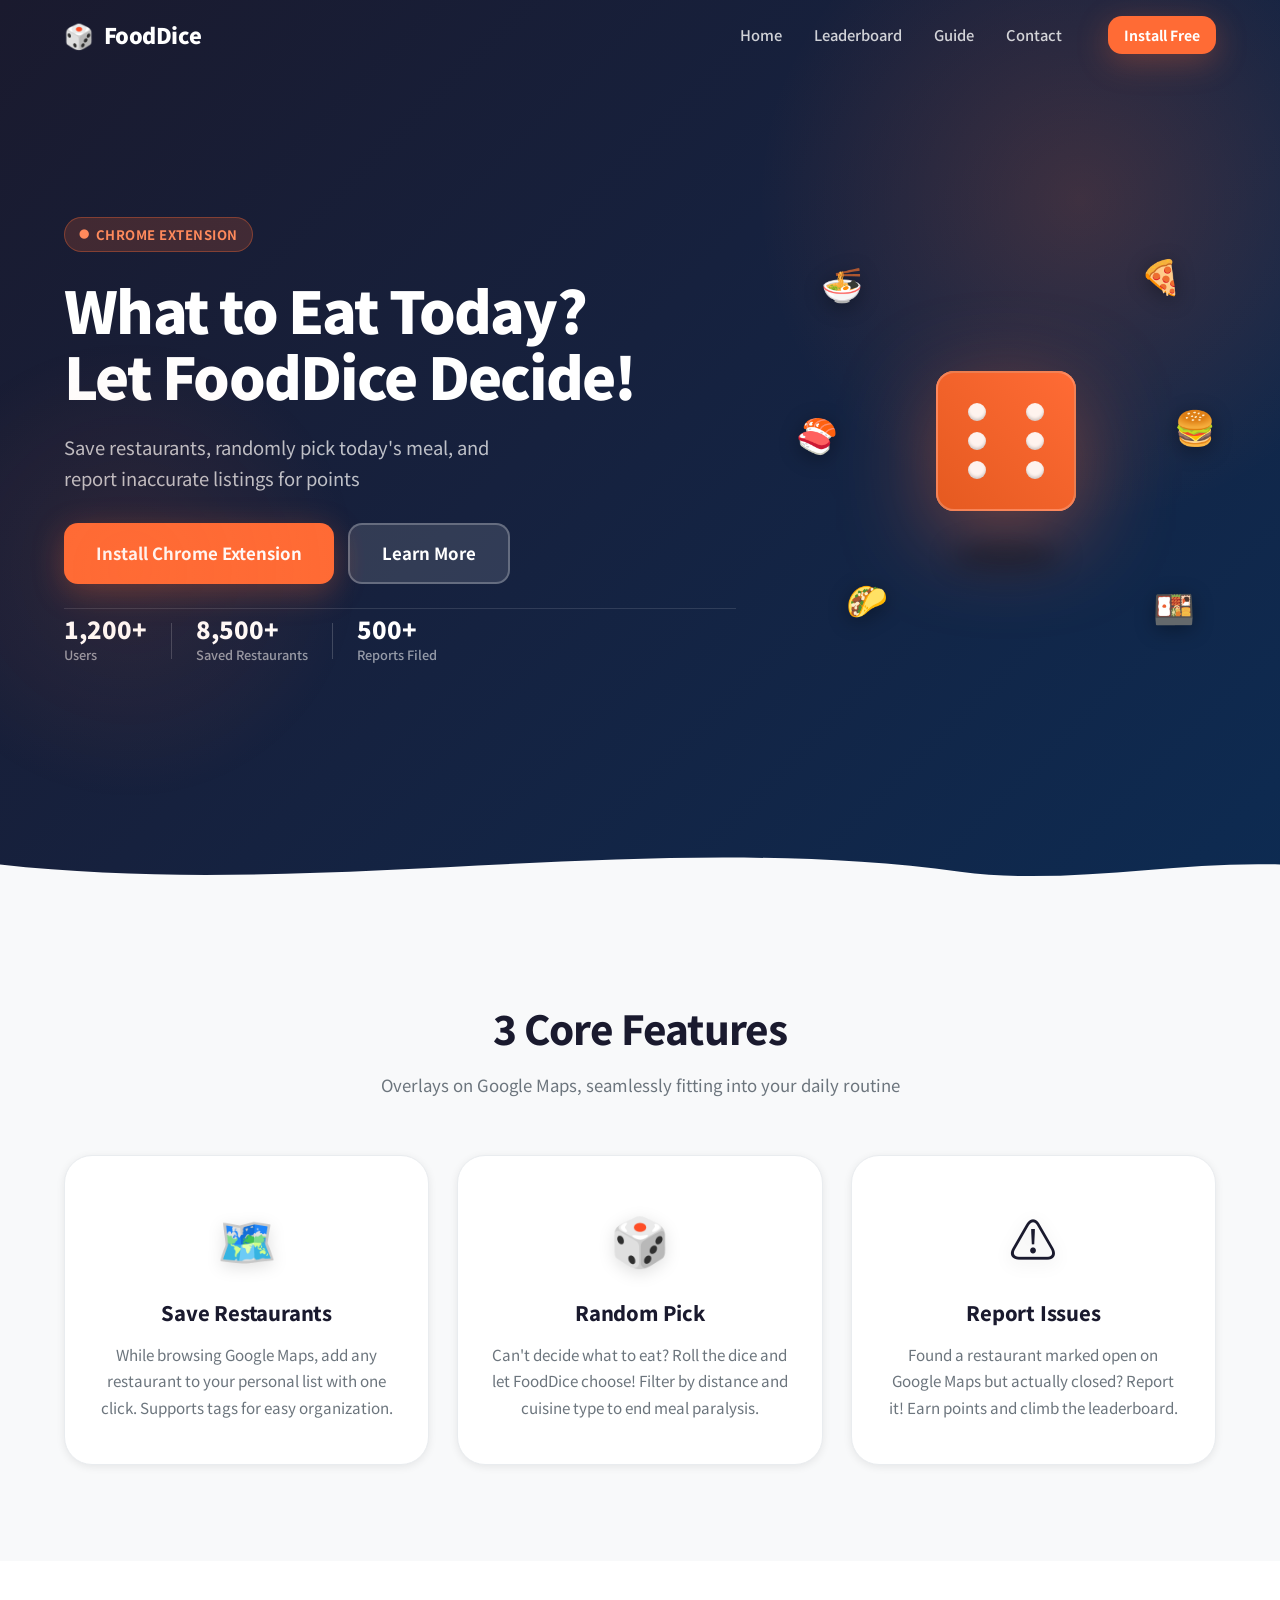
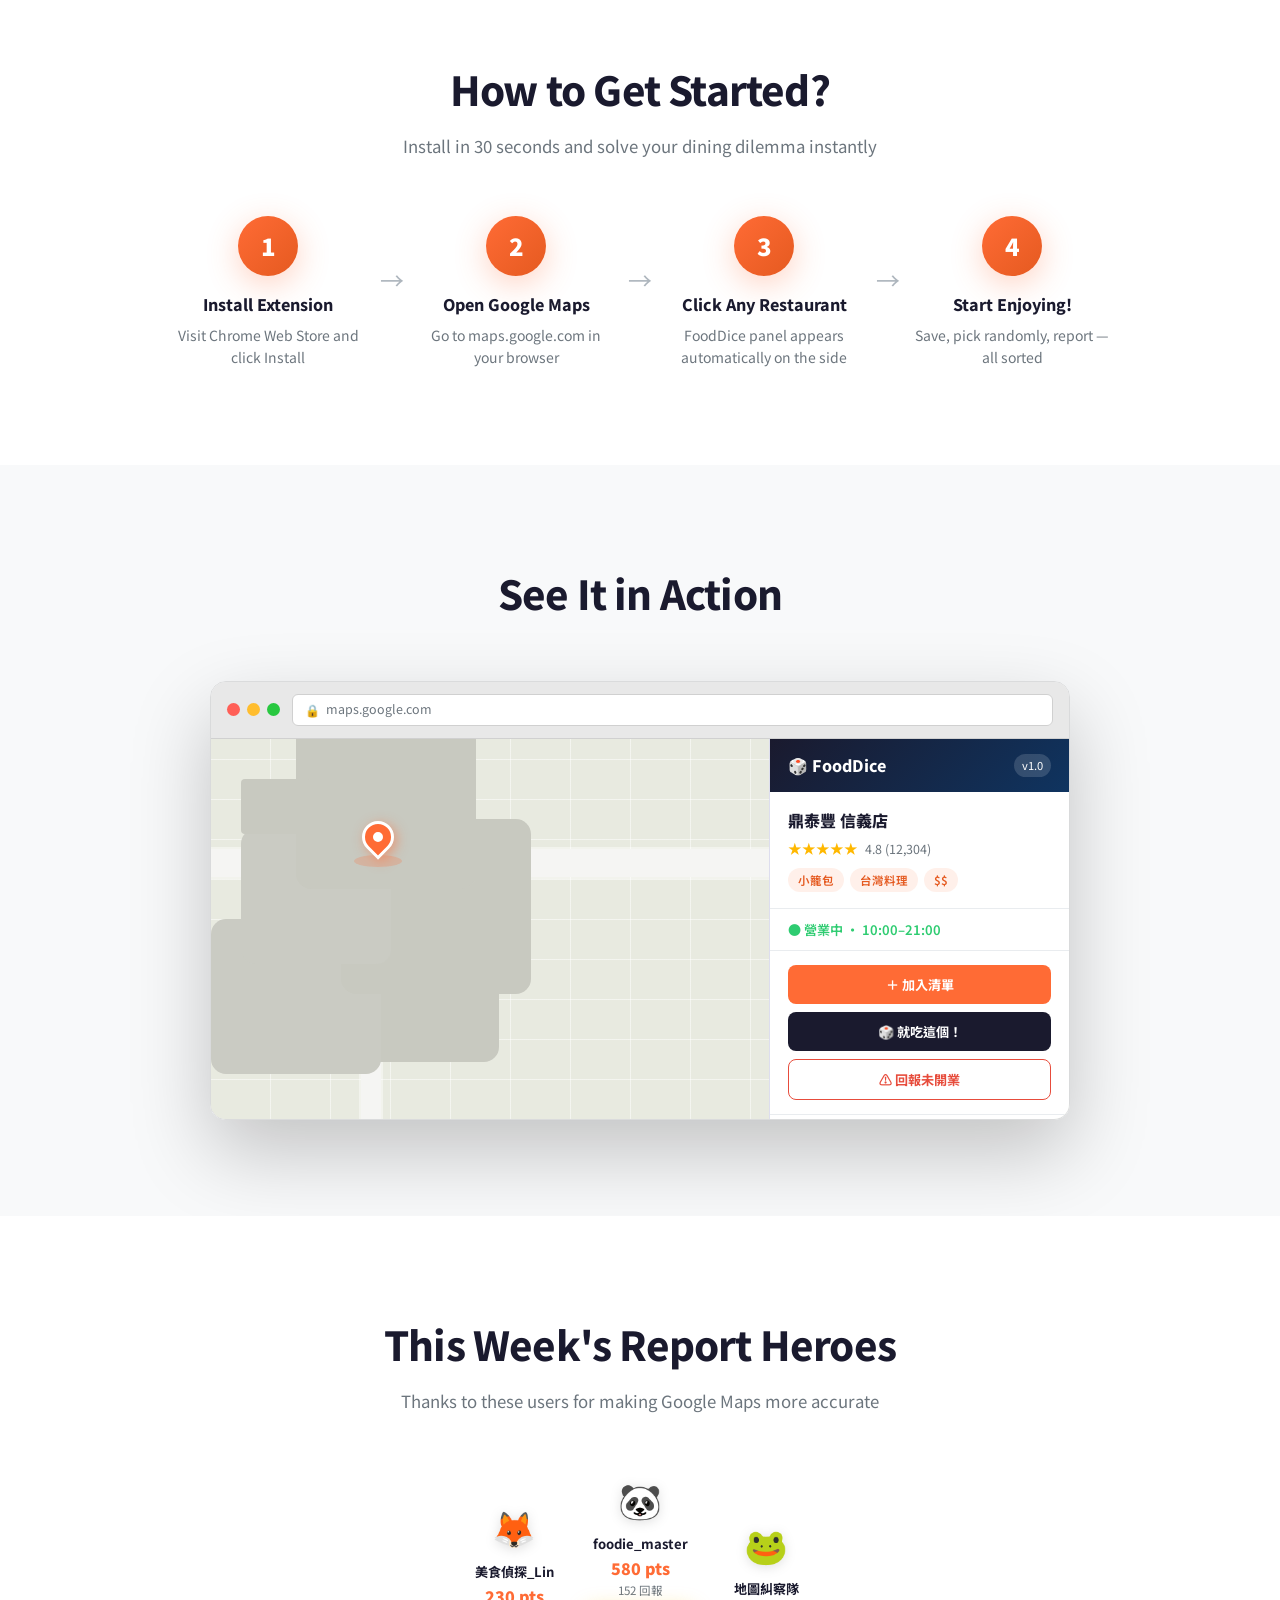
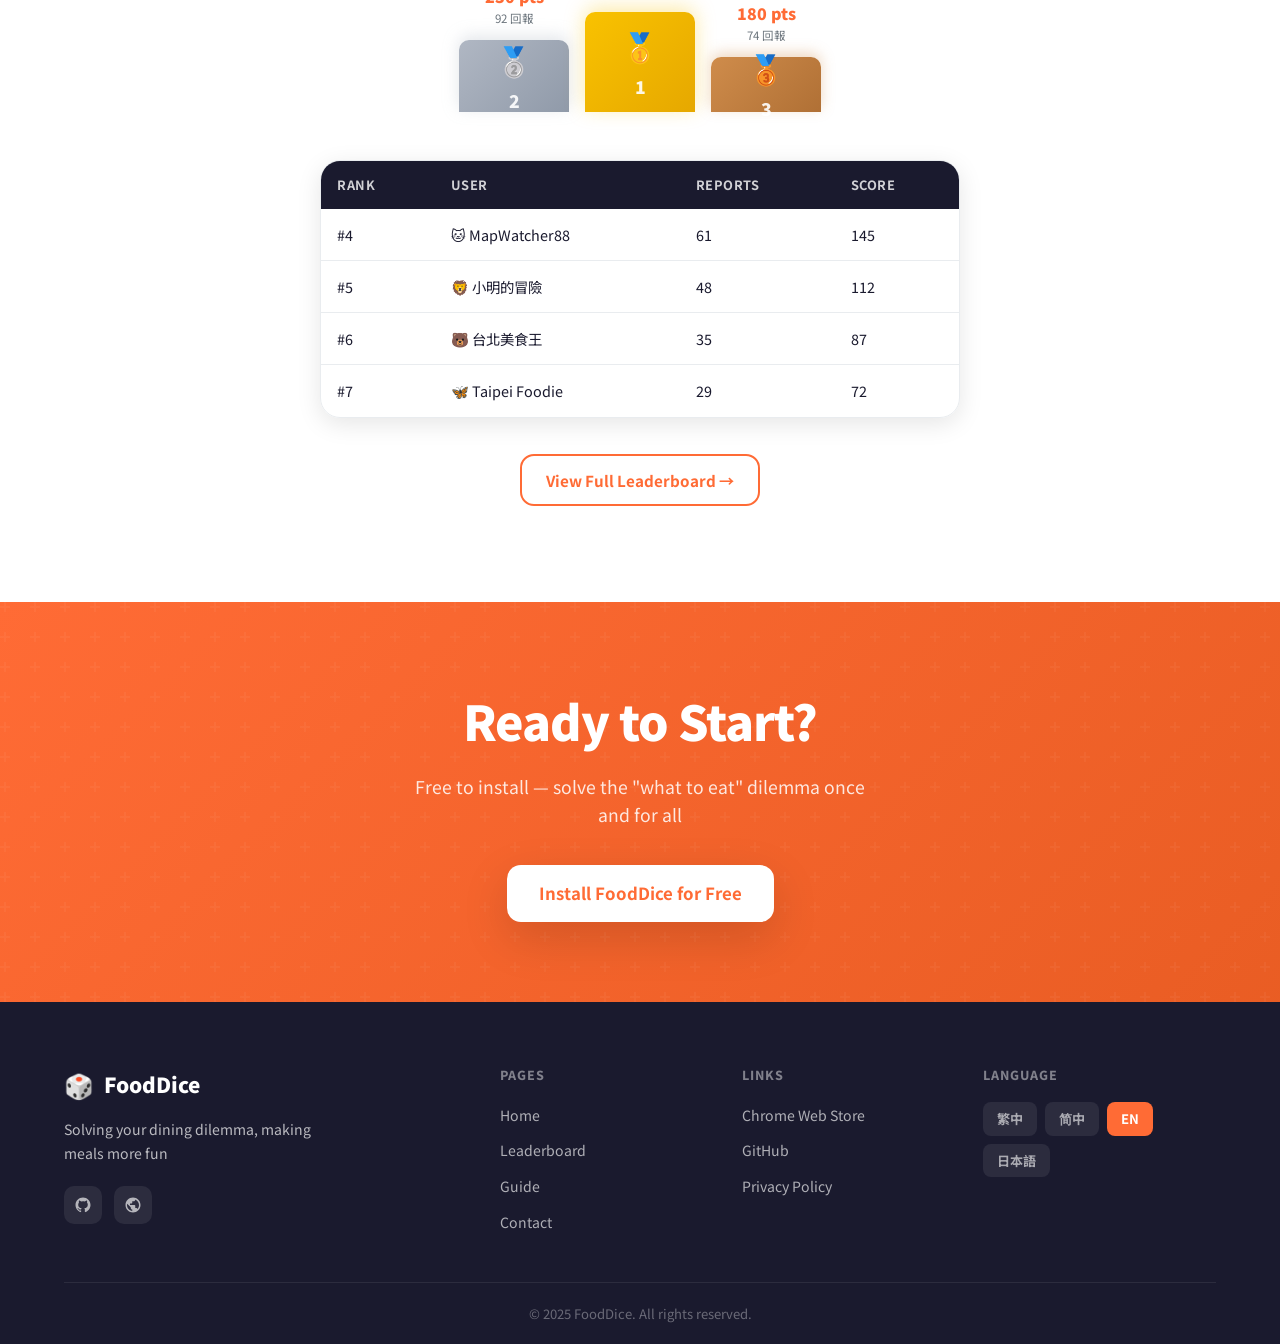
<file: index.html>
<!DOCTYPE html>
<html lang="en">
<head>
  <meta charset="UTF-8">
  <meta name="viewport" content="width=device-width, initial-scale=1.0">
  <title>FoodDice — 今天吃什麼？讓 FoodDice 決定！</title>
  <meta name="description" content="FoodDice 是一個 Chrome Extension，疊加在 Google Maps 上，幫助你收藏餐廳、隨機決定今天吃什麼，並回報異常店家換取積分。">
  <meta name="theme-color" content="#FF6B35">

  <!-- Open Graph -->
  <meta property="og:title"       content="FoodDice — 解決你的選擇困難">
  <meta property="og:description" content="收藏喜愛餐廳、隨機抽選今日美食、回報異常店家換取積分。">
  <meta property="og:type"        content="website">
  <meta property="og:image"       content="assets/og-cover.png">

  <!-- Google Fonts — Noto Sans TC (supports zh-TW/zh-CN/ja/en) -->
  <link rel="preconnect" href="https://fonts.googleapis.com">
  <link rel="preconnect" href="https://fonts.gstatic.com" crossorigin>
  <link href="https://fonts.googleapis.com/css2?family=Noto+Sans+TC:wght@300;400;500;700;900&family=Noto+Sans+JP:wght@400;700;900&display=swap" rel="stylesheet">

  <!-- Styles -->
  <link rel="stylesheet" href="css/main.css">
  <link rel="stylesheet" href="css/animations.css">
</head>
<body>

  <!-- ╔══════════════════════════════╗ -->
  <!-- ║           NAVBAR             ║ -->
  <!-- ╚══════════════════════════════╝ -->
  <nav class="navbar" id="navbar" aria-label="Main navigation">
    <div class="nav-container">

      <!-- Logo -->
      <a href="index.html" class="nav-logo" aria-label="FoodDice Home">
        <span class="logo-dice" aria-hidden="true">🎲</span>
        <span>FoodDice</span>
      </a>

      <!-- Nav links -->
      <ul id="nav-links" role="menubar">
        <li role="none"><a href="index.html"       role="menuitem" data-i18n="nav.home">首頁</a></li>
        <li role="none"><a href="leaderboard.html" role="menuitem" data-i18n="nav.leaderboard">排行榜</a></li>
        <li role="none"><a href="guide.html"       role="menuitem" data-i18n="nav.guide">使用教學</a></li>
        <li role="none"><a href="contact.html"     role="menuitem" data-i18n="nav.contact">聯絡我們</a></li>
      </ul>

      <div class="nav-right">
        <a href="#" class="btn btn-primary btn-sm" data-i18n="nav.install">免費安裝</a>
        <button class="hamburger" id="hamburger" aria-label="Open menu" aria-expanded="false" aria-controls="nav-links">
          <span></span><span></span><span></span>
        </button>
      </div>

    </div>
  </nav>


  <!-- ╔══════════════════════════════╗ -->
  <!-- ║             HERO             ║ -->
  <!-- ╚══════════════════════════════╝ -->
  <section class="hero" aria-label="Hero">
    <div class="hero-inner">
      <div class="container">
        <div class="hero-content">

          <!-- Left: Text -->
          <div class="hero-text">
            <span class="hero-badge" data-i18n="hero.badge">Chrome 擴充功能</span>

            <h1 class="hero-title" data-i18n-html="hero.title">
              今天吃什麼？<br>讓 FoodDice 決定！
            </h1>

            <p class="hero-subtitle" data-i18n="hero.subtitle">
              收藏喜愛餐廳、隨機抽選今日美食、回報異常店家換取積分
            </p>

            <div class="hero-cta">
              <a href="#" class="btn btn-primary btn-lg" data-i18n="hero.cta">
                <svg width="18" height="18" viewBox="0 0 24 24" fill="none" stroke="currentColor" stroke-width="2" stroke-linecap="round" stroke-linejoin="round" aria-hidden="true">
                  <path d="M12 5l7 7-7 7M5 12h14"/>
                </svg>
                安裝 Chrome Extension
              </a>
              <a href="guide.html" class="btn btn-ghost btn-lg" data-i18n="hero.learn">了解更多</a>
            </div>

            <div class="hero-stats">
              <div class="stat">
                <span class="stat-num">1,200+</span>
                <span class="stat-label" data-i18n="hero.stat.users">用戶</span>
              </div>
              <div class="stat-sep" aria-hidden="true"></div>
              <div class="stat">
                <span class="stat-num">8,500+</span>
                <span class="stat-label" data-i18n="hero.stat.restaurants">收藏餐廳</span>
              </div>
              <div class="stat-sep" aria-hidden="true"></div>
              <div class="stat">
                <span class="stat-num">500+</span>
                <span class="stat-label" data-i18n="hero.stat.reports">異常回報</span>
              </div>
            </div>
          </div>

          <!-- Right: 3D Dice Visual -->
          <div class="hero-visual" aria-hidden="true">
            <!-- Floating food emojis -->
            <div class="food-floats">
              <span class="ff ff-1">🍜</span>
              <span class="ff ff-2">🍕</span>
              <span class="ff ff-3">🍣</span>
              <span class="ff ff-4">🍔</span>
              <span class="ff ff-5">🌮</span>
              <span class="ff ff-6">🍱</span>
            </div>

            <!-- CSS 3D Dice -->
            <div class="dice-scene">
              <div class="dice-container">
                <div class="dice">

                  <!-- Face 1 — front -->
                  <div class="face front">
                    <div class="dots d1"><span></span></div>
                  </div>

                  <!-- Face 6 — back -->
                  <div class="face back">
                    <div class="dots d6">
                      <span></span><span></span><span></span>
                      <span></span><span></span><span></span>
                    </div>
                  </div>

                  <!-- Face 3 — right -->
                  <div class="face right">
                    <div class="dots d3"><span></span><span></span><span></span></div>
                  </div>

                  <!-- Face 4 — left -->
                  <div class="face left">
                    <div class="dots d4"><span></span><span></span><span></span><span></span></div>
                  </div>

                  <!-- Face 2 — top -->
                  <div class="face top">
                    <div class="dots d2"><span></span><span></span></div>
                  </div>

                  <!-- Face 5 — bottom -->
                  <div class="face bottom">
                    <div class="dots d5"><span></span><span></span><span></span><span></span><span></span></div>
                  </div>

                </div>
              </div>
              <div class="dice-shadow"></div>
            </div>
          </div>

        </div>
      </div>
    </div>

    <!-- Wave transition to next section -->
    <div class="hero-wave" aria-hidden="true">
      <svg viewBox="0 0 1440 80" preserveAspectRatio="none" xmlns="http://www.w3.org/2000/svg">
        <path d="M0,40 C360,80 720,0 1080,48 C1200,64 1320,36 1440,40 L1440,80 L0,80 Z" fill="#F8F9FA"/>
      </svg>
    </div>
  </section>


  <!-- ╔══════════════════════════════╗ -->
  <!-- ║           FEATURES           ║ -->
  <!-- ╚══════════════════════════════╝ -->
  <section class="features" id="features">
    <div class="container">
      <div class="section-header fade-up">
        <h2 data-i18n="features.title">三大核心功能</h2>
        <p data-i18n="features.subtitle">疊加在 Google Maps 上，無縫融入你的日常習慣</p>
      </div>

      <div class="features-grid">

        <article class="feature-card fade-up" style="--card-delay: 0s">
          <span class="feature-icon" aria-hidden="true">🗺️</span>
          <h3 data-i18n="features.save.title">收藏餐廳</h3>
          <p data-i18n="features.save.desc">在 Google Maps 上瀏覽時，一鍵將餐廳加入個人清單。支援分類標籤，輕鬆管理你的美食口袋名單。</p>
        </article>

        <article class="feature-card fade-up" style="--card-delay: 0.15s">
          <span class="feature-icon" aria-hidden="true">🎲</span>
          <h3 data-i18n="features.random.title">隨機抽選</h3>
          <p data-i18n="features.random.desc">選擇不了今天吃什麼？擲骰子讓 FoodDice 幫你決定！可以篩選距離、類型，告別選擇困難。</p>
        </article>

        <article class="feature-card fade-up" style="--card-delay: 0.30s">
          <span class="feature-icon" aria-hidden="true">⚠️</span>
          <h3 data-i18n="features.report.title">回報異常</h3>
          <p data-i18n="features.report.desc">發現 Google Maps 標示營業但實際未開的店家？回報它！累積積分登上排行榜，守護所有美食愛好者。</p>
        </article>

      </div>
    </div>
  </section>


  <!-- ╔══════════════════════════════╗ -->
  <!-- ║         HOW IT WORKS         ║ -->
  <!-- ╚══════════════════════════════╝ -->
  <section class="how-it-works">
    <div class="container">
      <div class="section-header fade-up">
        <h2 data-i18n="howto.title">如何開始使用？</h2>
        <p data-i18n="howto.subtitle">30 秒完成安裝，立刻解決選餐難題</p>
      </div>

      <div class="steps">

        <div class="step fade-up" style="--step-delay: 0s">
          <div class="step-num" aria-hidden="true">1</div>
          <div class="step-content">
            <h4 data-i18n="howto.step1.title">安裝 Extension</h4>
            <p data-i18n="howto.step1.desc">前往 Chrome Web Store，點擊安裝</p>
          </div>
        </div>

        <div class="step-arrow" aria-hidden="true">→</div>

        <div class="step fade-up" style="--step-delay: 0.1s">
          <div class="step-num" aria-hidden="true">2</div>
          <div class="step-content">
            <h4 data-i18n="howto.step2.title">開啟 Google Maps</h4>
            <p data-i18n="howto.step2.desc">在瀏覽器開啟 maps.google.com</p>
          </div>
        </div>

        <div class="step-arrow" aria-hidden="true">→</div>

        <div class="step fade-up" style="--step-delay: 0.2s">
          <div class="step-num" aria-hidden="true">3</div>
          <div class="step-content">
            <h4 data-i18n="howto.step3.title">點擊任何餐廳</h4>
            <p data-i18n="howto.step3.desc">FoodDice 面板自動出現在側邊</p>
          </div>
        </div>

        <div class="step-arrow" aria-hidden="true">→</div>

        <div class="step fade-up" style="--step-delay: 0.3s">
          <div class="step-num" aria-hidden="true">4</div>
          <div class="step-content">
            <h4 data-i18n="howto.step4.title">開始享用！</h4>
            <p data-i18n="howto.step4.desc">收藏、抽選、回報，一切都搞定</p>
          </div>
        </div>

      </div>
    </div>
  </section>


  <!-- ╔══════════════════════════════╗ -->
  <!-- ║    SCREENSHOT / MOCKUP       ║ -->
  <!-- ╚══════════════════════════════╝ -->
  <section class="screenshot-section">
    <div class="container">
      <div class="section-header fade-up">
        <h2 data-i18n="screenshots.title">看看它長什麼樣子</h2>
      </div>

      <div class="fade-up" style="--anim-delay: 0.1s">
        <div class="browser-frame">
          <!-- Browser chrome -->
          <div class="browser-toolbar">
            <div class="browser-controls" aria-hidden="true">
              <span class="ctrl-close"></span>
              <span class="ctrl-min"></span>
              <span class="ctrl-max"></span>
            </div>
            <div class="browser-addressbar">
              <span class="lock-icon">🔒</span>
              maps.google.com
            </div>
          </div>

          <!-- Browser viewport -->
          <div class="browser-viewport">
            <!-- Simplified Google Maps background -->
            <div class="maps-bg" aria-label="Google Maps interface">
              <div class="maps-road-h" aria-hidden="true"></div>
              <div class="maps-road-v" aria-hidden="true"></div>
              <div class="maps-marker" aria-hidden="true">
                <div class="marker-pin"></div>
                <div class="marker-pulse"></div>
              </div>
            </div>

            <!-- FoodDice Extension Panel -->
            <aside class="fooddice-panel" aria-label="FoodDice panel">
              <div class="fd-panel-header">
                <span>🎲 FoodDice</span>
                <small>v1.0</small>
              </div>

              <div class="fd-restaurant-info">
                <h4>鼎泰豐 信義店</h4>
                <div class="fd-stars">★★★★★ <span>4.8 (12,304)</span></div>
                <div class="fd-tags">
                  <span class="fd-tag">小籠包</span>
                  <span class="fd-tag">台灣料理</span>
                  <span class="fd-tag">$$</span>
                </div>
              </div>

              <div class="fd-status">
                <span class="status-open">營業中 · 10:00–21:00</span>
              </div>

              <div class="fd-actions">
                <button class="fd-btn fd-btn-primary">＋ 加入清單</button>
                <button class="fd-btn fd-btn-secondary">🎲 就吃這個！</button>
                <button class="fd-btn fd-btn-danger">⚠ 回報未開業</button>
              </div>

              <div class="fd-footer">積分：320 pts · 本週排名 #12</div>
            </aside>
          </div>
        </div>
      </div>
    </div>
  </section>


  <!-- ╔══════════════════════════════╗ -->
  <!-- ║      LEADERBOARD PREVIEW     ║ -->
  <!-- ╚══════════════════════════════╝ -->
  <section class="leaderboard-preview" id="leaderboard">
    <div class="container">
      <div class="section-header fade-up">
        <h2 data-i18n="leaderboard.title">本週回報英雄榜</h2>
        <p data-i18n="leaderboard.subtitle">感謝這些用戶讓 Google Maps 資料更準確</p>
      </div>

      <!-- Podium (Top 3) -->
      <div class="podium-wrap fade-up" aria-label="Top 3 leaderboard">

        <!-- 2nd place -->
        <div class="podium-place place-2">
          <div class="podium-user-info">
            <div class="podium-avatar" aria-hidden="true">🦊</div>
            <div class="podium-name">美食偵探_Lin</div>
            <div class="podium-score-label">230 pts</div>
            <div class="podium-reports-label">92 回報</div>
          </div>
          <div class="podium-block">
            <span class="podium-medal" aria-hidden="true">🥈</span>
            <span class="podium-rank">2</span>
          </div>
        </div>

        <!-- 1st place -->
        <div class="podium-place place-1">
          <div class="podium-user-info">
            <div class="podium-avatar" aria-hidden="true">🐼</div>
            <div class="podium-name">foodie_master</div>
            <div class="podium-score-label">580 pts</div>
            <div class="podium-reports-label">152 回報</div>
          </div>
          <div class="podium-block">
            <span class="podium-medal" aria-hidden="true">🥇</span>
            <span class="podium-rank">1</span>
          </div>
        </div>

        <!-- 3rd place -->
        <div class="podium-place place-3">
          <div class="podium-user-info">
            <div class="podium-avatar" aria-hidden="true">🐸</div>
            <div class="podium-name">地圖糾察隊</div>
            <div class="podium-score-label">180 pts</div>
            <div class="podium-reports-label">74 回報</div>
          </div>
          <div class="podium-block">
            <span class="podium-medal" aria-hidden="true">🥉</span>
            <span class="podium-rank">3</span>
          </div>
        </div>

      </div>

      <!-- Table (ranks 4–7) -->
      <div class="lb-table-wrap fade-up" style="--anim-delay: 0.15s">
        <table>
          <thead>
            <tr>
              <th data-i18n="leaderboard.rank">名次</th>
              <th data-i18n="leaderboard.user">用戶</th>
              <th data-i18n="leaderboard.reports">回報數</th>
              <th data-i18n="leaderboard.score">積分</th>
            </tr>
          </thead>
          <tbody>
            <tr><td>#4</td><td>🐱 MapWatcher88</td><td>61</td><td>145</td></tr>
            <tr><td>#5</td><td>🦁 小明的冒險</td><td>48</td><td>112</td></tr>
            <tr><td>#6</td><td>🐻 台北美食王</td><td>35</td><td>87</td></tr>
            <tr><td>#7</td><td>🦋 Taipei Foodie</td><td>29</td><td>72</td></tr>
          </tbody>
        </table>
      </div>

      <div class="lb-cta fade-up" style="--anim-delay: 0.2s">
        <a href="leaderboard.html" class="btn btn-outline" data-i18n="leaderboard.viewAll">查看完整排行榜 →</a>
      </div>
    </div>
  </section>


  <!-- ╔══════════════════════════════╗ -->
  <!-- ║          CTA SECTION         ║ -->
  <!-- ╚══════════════════════════════╝ -->
  <section class="cta-section" aria-label="Call to action">
    <div class="container">
      <div class="cta-content fade-up">
        <h2 data-i18n="cta.title">準備好了嗎？</h2>
        <p data-i18n="cta.subtitle">免費安裝，立刻解決「今天吃什麼」的世紀難題</p>
        <a href="#" class="btn btn-white btn-lg" data-i18n="cta.btn">免費安裝 FoodDice</a>
      </div>
    </div>
  </section>


  <!-- ╔══════════════════════════════╗ -->
  <!-- ║            FOOTER            ║ -->
  <!-- ╚══════════════════════════════╝ -->
  <footer class="footer" role="contentinfo">
    <div class="container">
      <div class="footer-grid">

        <!-- Brand -->
        <div class="footer-brand">
          <div class="footer-logo">
            <span class="logo-dice" aria-hidden="true">🎲</span>
            <span>FoodDice</span>
          </div>
          <p data-i18n="footer.tagline">解決你的選擇困難，讓吃飯更有趣</p>
          <div class="social-links">
            <!-- GitHub -->
            <a href="https://github.com/ch996811/fooddice-website" aria-label="GitHub" target="_blank" rel="noopener">
              <svg width="18" height="18" viewBox="0 0 24 24" fill="currentColor" aria-hidden="true">
                <path d="M12 2C6.477 2 2 6.477 2 12c0 4.418 2.865 8.166 6.839 9.489.5.092.682-.217.682-.482 0-.237-.009-.866-.013-1.7-2.782.603-3.369-1.34-3.369-1.34-.454-1.156-1.11-1.463-1.11-1.463-.908-.62.069-.608.069-.608 1.003.07 1.531 1.03 1.531 1.03.892 1.53 2.341 1.088 2.91.832.092-.647.35-1.088.636-1.338-2.22-.253-4.555-1.11-4.555-4.943 0-1.091.39-1.984 1.029-2.683-.103-.253-.446-1.27.098-2.647 0 0 .84-.269 2.75 1.026A9.577 9.577 0 0112 6.836c.85.004 1.705.115 2.504.337 1.909-1.295 2.747-1.026 2.747-1.026.546 1.377.202 2.394.1 2.647.64.699 1.028 1.592 1.028 2.683 0 3.842-2.338 4.687-4.566 4.935.359.309.678.919.678 1.852 0 1.336-.012 2.415-.012 2.743 0 .267.18.578.688.48C19.138 20.162 22 16.417 22 12c0-5.523-4.477-10-10-10z"/>
              </svg>
            </a>
            <!-- Chrome Web Store -->
            <a href="#" aria-label="Chrome Web Store">
              <svg width="18" height="18" viewBox="0 0 24 24" fill="currentColor" aria-hidden="true">
                <path d="M12 2C6.48 2 2 6.48 2 12s4.48 10 10 10 10-4.48 10-10S17.52 2 12 2zm-1 17.93c-3.95-.49-7-3.85-7-7.93 0-.62.08-1.21.21-1.79L9 15v1c0 1.1.9 2 2 2v1.93zm6.9-2.54c-.26-.81-1-1.39-1.9-1.39h-1v-3c0-.55-.45-1-1-1H8v-2h2c.55 0 1-.45 1-1V7h2c1.1 0 2-.9 2-2v-.41c2.93 1.19 5 4.06 5 7.41 0 2.08-.8 3.97-2.1 5.39z"/>
              </svg>
            </a>
          </div>
        </div>

        <!-- Pages -->
        <nav class="footer-nav" aria-label="Footer pages">
          <h5 data-i18n="footer.pages">頁面</h5>
          <ul>
            <li><a href="index.html"       data-i18n="nav.home">首頁</a></li>
            <li><a href="leaderboard.html" data-i18n="nav.leaderboard">排行榜</a></li>
            <li><a href="guide.html"       data-i18n="nav.guide">使用教學</a></li>
            <li><a href="contact.html"     data-i18n="nav.contact">聯絡我們</a></li>
          </ul>
        </nav>

        <!-- Links -->
        <nav class="footer-nav" aria-label="External links">
          <h5 data-i18n="footer.links">連結</h5>
          <ul>
            <li><a href="#" data-i18n="footer.chrome">Chrome Web Store</a></li>
            <li><a href="#" data-i18n="footer.github">GitHub</a></li>
            <li><a href="#" data-i18n="footer.privacy">隱私權政策</a></li>
          </ul>
        </nav>

        <!-- Language switcher -->
        <div class="footer-lang">
          <h5 data-i18n="footer.language">語言</h5>
          <div class="lang-buttons" role="group" aria-label="Language selector">
            <button class="lang-btn" data-lang="zh-TW" aria-label="繁體中文">繁中</button>
            <button class="lang-btn" data-lang="zh-CN" aria-label="简体中文">简中</button>
            <button class="lang-btn" data-lang="en"    aria-label="English">EN</button>
            <button class="lang-btn" data-lang="ja"    aria-label="日本語">日本語</button>
          </div>
        </div>

      </div>

      <div class="footer-bottom">
        <p data-i18n="footer.copyright">© 2025 FoodDice. 版權所有。</p>
      </div>
    </div>
  </footer>


  <!-- Scripts — i18n must load before main.js -->
  <script src="js/i18n.js"></script>
  <script src="js/main.js"></script>

</body>
</html>
</file>
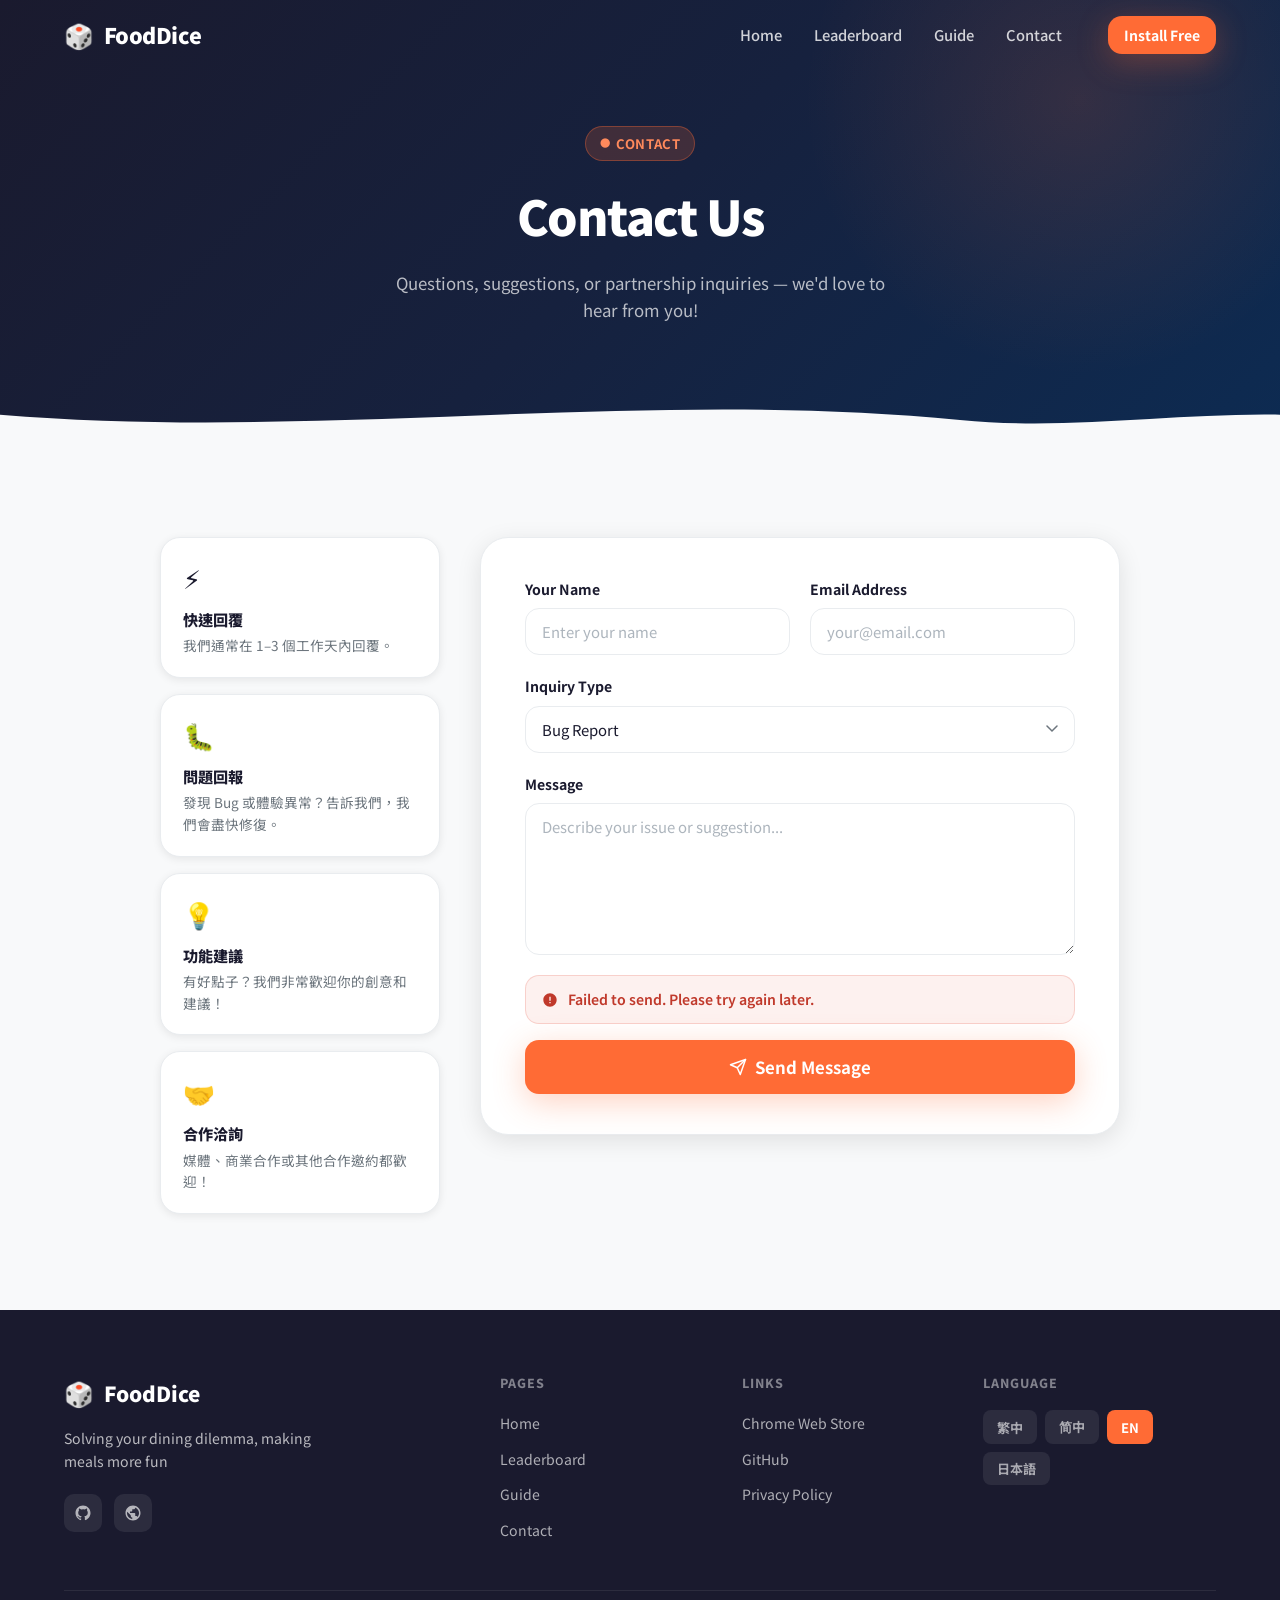
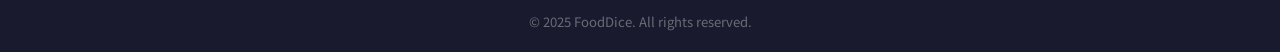
<file: contact.html>
<!DOCTYPE html>
<html lang="en">
<head>
  <meta charset="UTF-8">
  <meta name="viewport" content="width=device-width, initial-scale=1.0">
  <title>聯絡我們 — FoodDice</title>
  <meta name="description" content="聯絡 FoodDice 團隊 — 問題回報、功能建議或合作洽詢，我們樂於聆聽。">
  <meta name="theme-color" content="#FF6B35">

  <link rel="preconnect" href="https://fonts.googleapis.com">
  <link rel="preconnect" href="https://fonts.gstatic.com" crossorigin>
  <link href="https://fonts.googleapis.com/css2?family=Noto+Sans+TC:wght@300;400;500;700;900&family=Noto+Sans+JP:wght@400;700;900&display=swap" rel="stylesheet">

  <link rel="stylesheet" href="css/main.css">
  <link rel="stylesheet" href="css/animations.css">
</head>
<body>

  <!-- ── Navbar ─────────────────────────────────────────────── -->
  <nav class="navbar" id="navbar" aria-label="Main navigation">
    <div class="nav-container">
      <a href="index.html" class="nav-logo" aria-label="FoodDice Home">
        <span class="logo-dice" aria-hidden="true">🎲</span>
        <span>FoodDice</span>
      </a>
      <ul id="nav-links" role="menubar">
        <li role="none"><a href="index.html"       role="menuitem" data-i18n="nav.home">首頁</a></li>
        <li role="none"><a href="leaderboard.html" role="menuitem" data-i18n="nav.leaderboard">排行榜</a></li>
        <li role="none"><a href="guide.html"       role="menuitem" data-i18n="nav.guide">使用教學</a></li>
        <li role="none"><a href="contact.html"     role="menuitem" data-i18n="nav.contact" aria-current="page">聯絡我們</a></li>
      </ul>
      <div class="nav-right">
        <a href="#" class="btn btn-primary btn-sm" data-i18n="nav.install">免費安裝</a>
        <button class="hamburger" id="hamburger" aria-label="Open menu" aria-expanded="false" aria-controls="nav-links">
          <span></span><span></span><span></span>
        </button>
      </div>
    </div>
  </nav>


  <!-- ── Page Hero ──────────────────────────────────────────── -->
  <section class="page-hero" aria-label="Page header">
    <div class="container">
      <div class="page-hero-content">
        <span class="hero-badge" data-i18n="nav.contact">聯絡我們</span>
        <h1 data-i18n="contactPage.hero.title">聯絡我們</h1>
        <p data-i18n="contactPage.hero.subtitle">有問題、建議或合作邀約都歡迎！</p>
      </div>
    </div>
    <div class="hero-wave" aria-hidden="true">
      <svg viewBox="0 0 1440 60" preserveAspectRatio="none" xmlns="http://www.w3.org/2000/svg">
        <path d="M0,30 C360,60 720,0 1080,36 C1200,48 1320,28 1440,30 L1440,60 L0,60 Z" fill="#F8F9FA"/>
      </svg>
    </div>
  </section>


  <!-- ── Contact Section ────────────────────────────────────── -->
  <section class="contact-section">
    <div class="container">
      <div class="contact-layout">

        <!-- Left: Info cards -->
        <div class="contact-info fade-up">
          <div class="contact-info-card">
            <div class="contact-info-icon" aria-hidden="true">⚡</div>
            <h4>快速回覆</h4>
            <p>我們通常在 1–3 個工作天內回覆。</p>
          </div>
          <div class="contact-info-card">
            <div class="contact-info-icon" aria-hidden="true">🐛</div>
            <h4>問題回報</h4>
            <p>發現 Bug 或體驗異常？告訴我們，我們會盡快修復。</p>
          </div>
          <div class="contact-info-card">
            <div class="contact-info-icon" aria-hidden="true">💡</div>
            <h4>功能建議</h4>
            <p>有好點子？我們非常歡迎你的創意和建議！</p>
          </div>
          <div class="contact-info-card">
            <div class="contact-info-icon" aria-hidden="true">🤝</div>
            <h4>合作洽詢</h4>
            <p>媒體、商業合作或其他合作邀約都歡迎！</p>
          </div>
        </div>

        <!-- Right: Form -->
        <div class="contact-form-wrap fade-up" style="--anim-delay:0.1s">

          <form id="contact-form" novalidate>

            <div class="form-row">
              <div class="form-group">
                <label for="name" data-i18n="contactPage.form.name">你的姓名</label>
                <input
                  type="text"
                  id="name"
                  name="name"
                  class="form-control"
                  data-i18n-placeholder="contactPage.form.namePlaceholder"
                  placeholder="請輸入姓名"
                  required
                  autocomplete="name"
                >
              </div>
              <div class="form-group">
                <label for="email" data-i18n="contactPage.form.email">Email 信箱</label>
                <input
                  type="email"
                  id="email"
                  name="email"
                  class="form-control"
                  data-i18n-placeholder="contactPage.form.emailPlaceholder"
                  placeholder="your@email.com"
                  required
                  autocomplete="email"
                >
              </div>
            </div>

            <div class="form-group">
              <label for="type" data-i18n="contactPage.form.type">詢問類型</label>
              <select id="type" name="type" class="form-control form-select">
                <option value="bug"           data-i18n="contactPage.form.typeProblem">問題回報</option>
                <option value="suggestion"    data-i18n="contactPage.form.typeSuggestion">功能建議</option>
                <option value="collaboration" data-i18n="contactPage.form.typeCollaboration">合作洽詢</option>
                <option value="other"         data-i18n="contactPage.form.typeOther">其他</option>
              </select>
            </div>

            <div class="form-group">
              <label for="message" data-i18n="contactPage.form.message">訊息內容</label>
              <textarea
                id="message"
                name="message"
                class="form-control"
                rows="6"
                data-i18n-placeholder="contactPage.form.messagePlaceholder"
                placeholder="請描述你的問題或建議..."
                required
              ></textarea>
            </div>

            <!-- Error message -->
            <div id="form-error" class="form-alert form-alert-error" hidden>
              <svg width="16" height="16" viewBox="0 0 24 24" fill="currentColor" aria-hidden="true">
                <path d="M12 2C6.48 2 2 6.48 2 12s4.48 10 10 10 10-4.48 10-10S17.52 2 12 2zm1 15h-2v-2h2v2zm0-4h-2V7h2v6z"/>
              </svg>
              <span data-i18n="contactPage.error">送出失敗，請稍後再試。</span>
            </div>

            <button type="submit" class="btn btn-primary btn-lg form-submit">
              <svg width="18" height="18" viewBox="0 0 24 24" fill="none" stroke="currentColor" stroke-width="2" stroke-linecap="round" stroke-linejoin="round" aria-hidden="true">
                <line x1="22" y1="2" x2="11" y2="13"/>
                <polygon points="22 2 15 22 11 13 2 9 22 2"/>
              </svg>
              <span data-i18n="contactPage.form.submit">送出訊息</span>
            </button>

          </form>

          <!-- Success State -->
          <div id="form-success" class="form-success-state" hidden>
            <div class="form-success-icon" aria-hidden="true">
              <svg width="56" height="56" viewBox="0 0 24 24" fill="none" aria-hidden="true">
                <circle cx="12" cy="12" r="11" stroke="#2ECC71" stroke-width="1.5"/>
                <path d="M7 12.5l3.5 3.5 6.5-7" stroke="#2ECC71" stroke-width="2.5" stroke-linecap="round" stroke-linejoin="round"/>
              </svg>
            </div>
            <h3 data-i18n="contactPage.success.title">已成功送出！</h3>
            <p data-i18n="contactPage.success.desc">感謝你的訊息，我們通常會在 1–3 個工作天內回覆。</p>
            <a href="index.html" class="btn btn-outline">回首頁</a>
          </div>

        </div>
      </div>
    </div>
  </section>


  <!-- ── Footer ─────────────────────────────────────────────── -->
  <footer class="footer" role="contentinfo">
    <div class="container">
      <div class="footer-grid">
        <div class="footer-brand">
          <div class="footer-logo">
            <span class="logo-dice" aria-hidden="true">🎲</span>
            <span>FoodDice</span>
          </div>
          <p data-i18n="footer.tagline">解決你的選擇困難，讓吃飯更有趣</p>
          <div class="social-links">
            <a href="https://github.com/ch996811/fooddice-website" aria-label="GitHub" target="_blank" rel="noopener">
              <svg width="18" height="18" viewBox="0 0 24 24" fill="currentColor" aria-hidden="true">
                <path d="M12 2C6.477 2 2 6.477 2 12c0 4.418 2.865 8.166 6.839 9.489.5.092.682-.217.682-.482 0-.237-.009-.866-.013-1.7-2.782.603-3.369-1.34-3.369-1.34-.454-1.156-1.11-1.463-1.11-1.463-.908-.62.069-.608.069-.608 1.003.07 1.531 1.03 1.531 1.03.892 1.53 2.341 1.088 2.91.832.092-.647.35-1.088.636-1.338-2.22-.253-4.555-1.11-4.555-4.943 0-1.091.39-1.984 1.029-2.683-.103-.253-.446-1.27.098-2.647 0 0 .84-.269 2.75 1.026A9.577 9.577 0 0112 6.836c.85.004 1.705.115 2.504.337 1.909-1.295 2.747-1.026 2.747-1.026.546 1.377.202 2.394.1 2.647.64.699 1.028 1.592 1.028 2.683 0 3.842-2.338 4.687-4.566 4.935.359.309.678.919.678 1.852 0 1.336-.012 2.415-.012 2.743 0 .267.18.578.688.48C19.138 20.162 22 16.417 22 12c0-5.523-4.477-10-10-10z"/>
              </svg>
            </a>
            <a href="#" aria-label="Chrome Web Store">
              <svg width="18" height="18" viewBox="0 0 24 24" fill="currentColor" aria-hidden="true">
                <path d="M12 2C6.48 2 2 6.48 2 12s4.48 10 10 10 10-4.48 10-10S17.52 2 12 2zm-1 17.93c-3.95-.49-7-3.85-7-7.93 0-.62.08-1.21.21-1.79L9 15v1c0 1.1.9 2 2 2v1.93zm6.9-2.54c-.26-.81-1-1.39-1.9-1.39h-1v-3c0-.55-.45-1-1-1H8v-2h2c.55 0 1-.45 1-1V7h2c1.1 0 2-.9 2-2v-.41c2.93 1.19 5 4.06 5 7.41 0 2.08-.8 3.97-2.1 5.39z"/>
              </svg>
            </a>
          </div>
        </div>
        <nav class="footer-nav" aria-label="Footer pages">
          <h5 data-i18n="footer.pages">頁面</h5>
          <ul>
            <li><a href="index.html"       data-i18n="nav.home">首頁</a></li>
            <li><a href="leaderboard.html" data-i18n="nav.leaderboard">排行榜</a></li>
            <li><a href="guide.html"       data-i18n="nav.guide">使用教學</a></li>
            <li><a href="contact.html"     data-i18n="nav.contact">聯絡我們</a></li>
          </ul>
        </nav>
        <nav class="footer-nav" aria-label="External links">
          <h5 data-i18n="footer.links">連結</h5>
          <ul>
            <li><a href="#" data-i18n="footer.chrome">Chrome Web Store</a></li>
            <li><a href="#" data-i18n="footer.github">GitHub</a></li>
            <li><a href="#" data-i18n="footer.privacy">隱私權政策</a></li>
          </ul>
        </nav>
        <div class="footer-lang">
          <h5 data-i18n="footer.language">語言</h5>
          <div class="lang-buttons" role="group" aria-label="Language selector">
            <button class="lang-btn" data-lang="zh-TW" aria-label="繁體中文">繁中</button>
            <button class="lang-btn" data-lang="zh-CN" aria-label="简体中文">简中</button>
            <button class="lang-btn" data-lang="en"    aria-label="English">EN</button>
            <button class="lang-btn" data-lang="ja"    aria-label="日本語">日本語</button>
          </div>
        </div>
      </div>
      <div class="footer-bottom">
        <p data-i18n="footer.copyright">© 2025 FoodDice. 版權所有。</p>
      </div>
    </div>
  </footer>


  <script src="js/i18n.js"></script>
  <script src="js/main.js"></script>
  <script src="js/contact.js"></script>

</body>
</html>
</file>
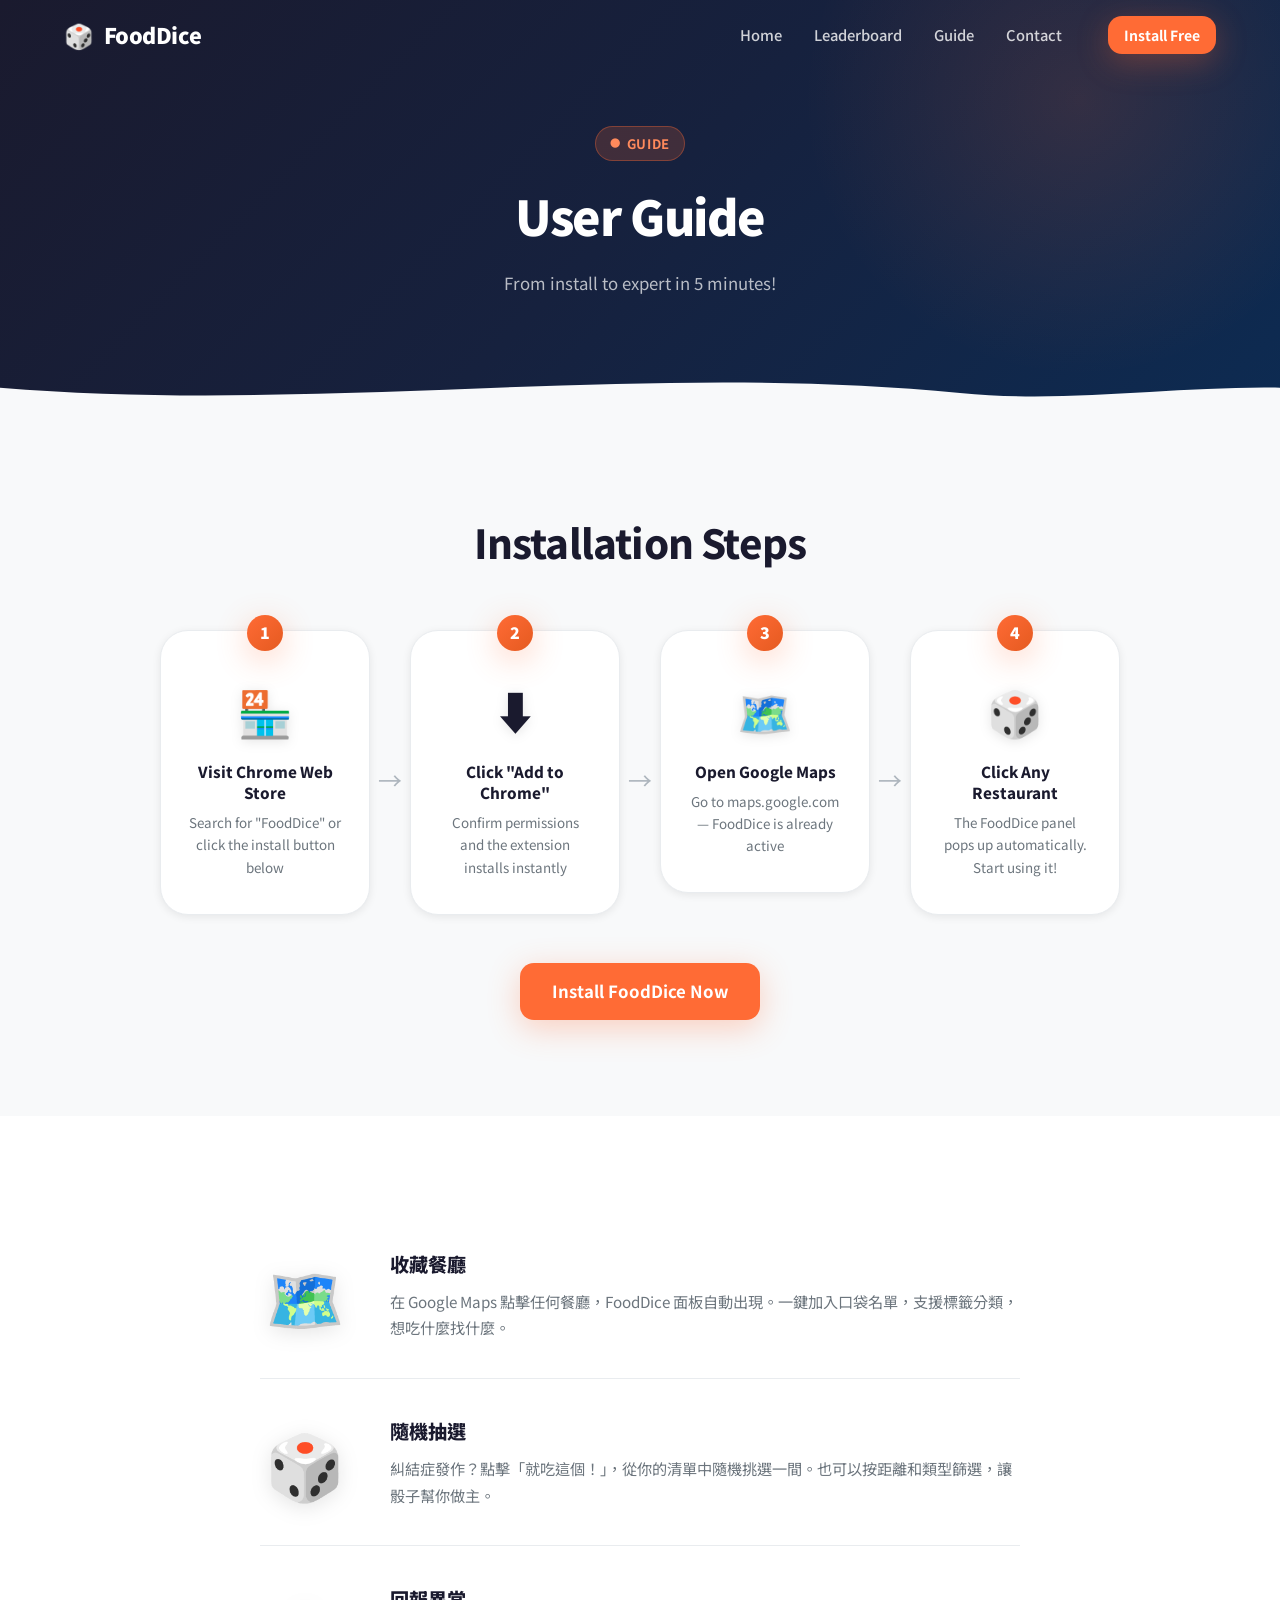
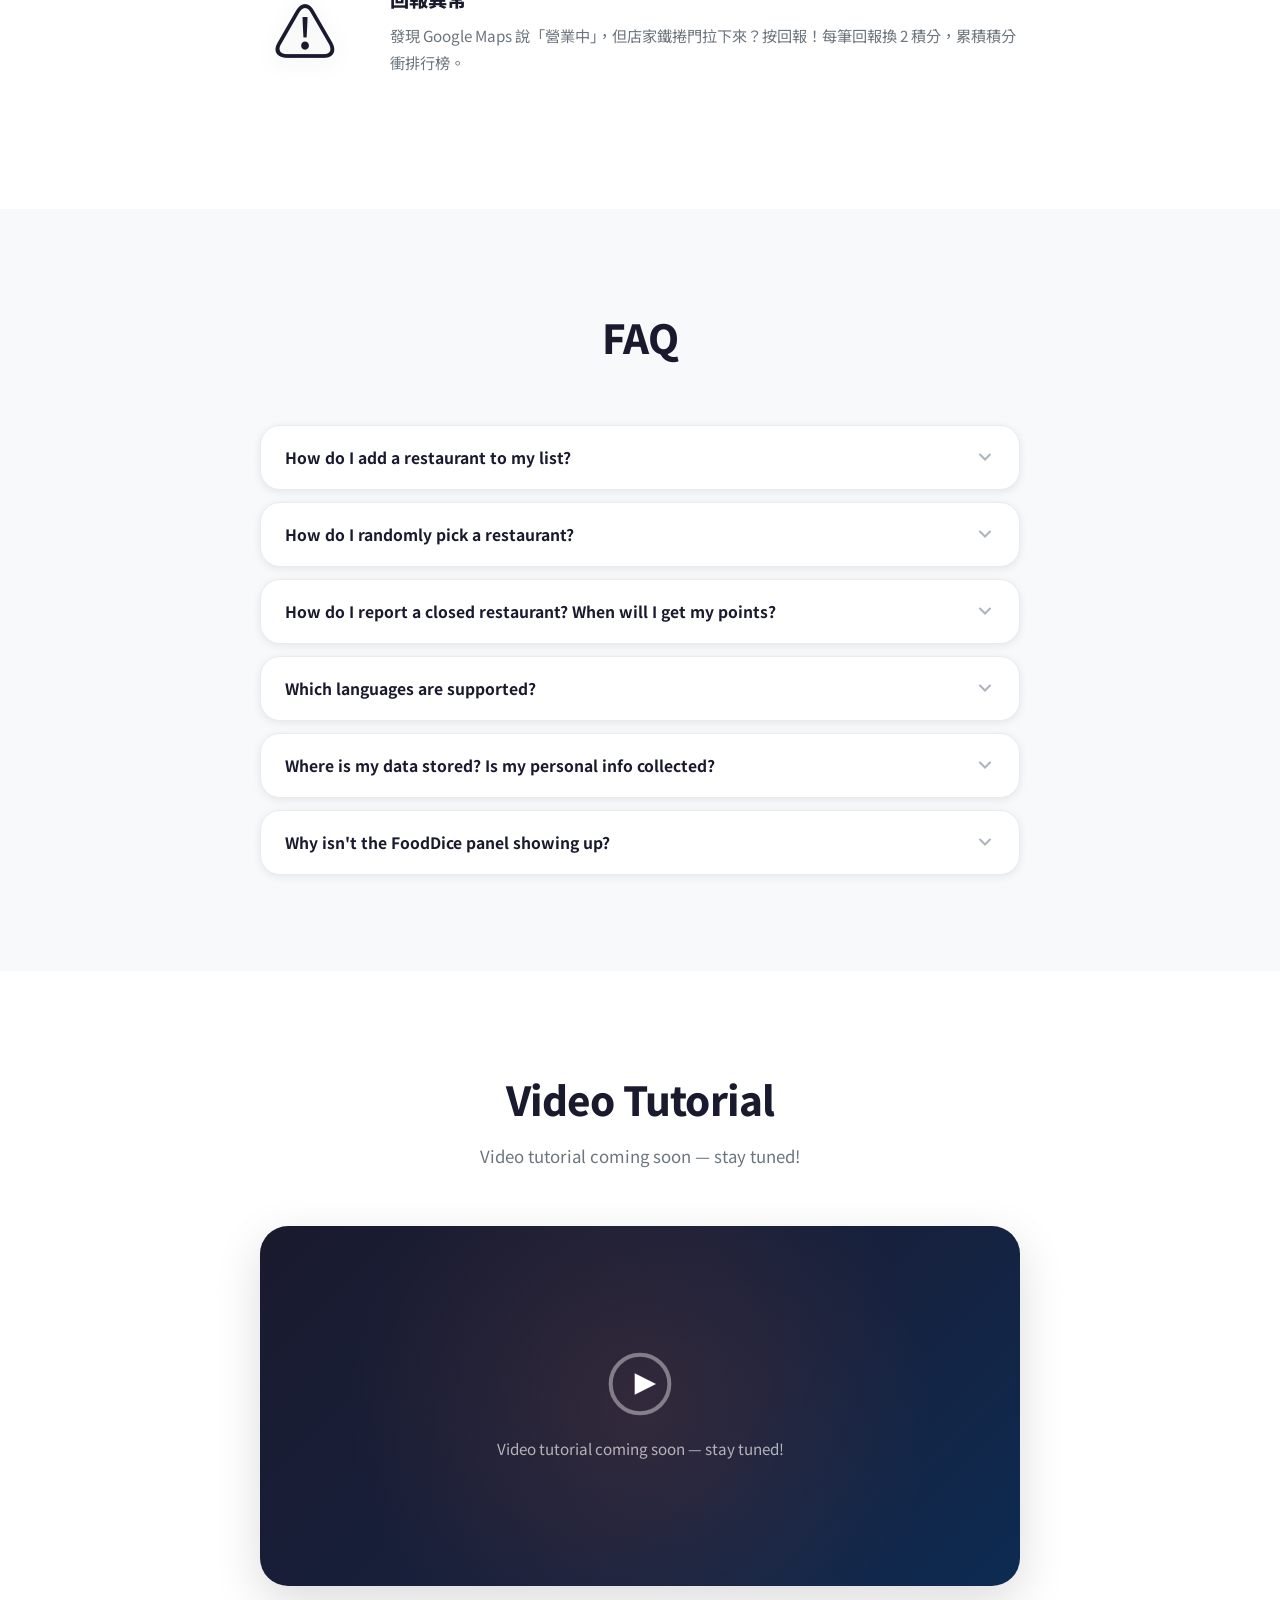
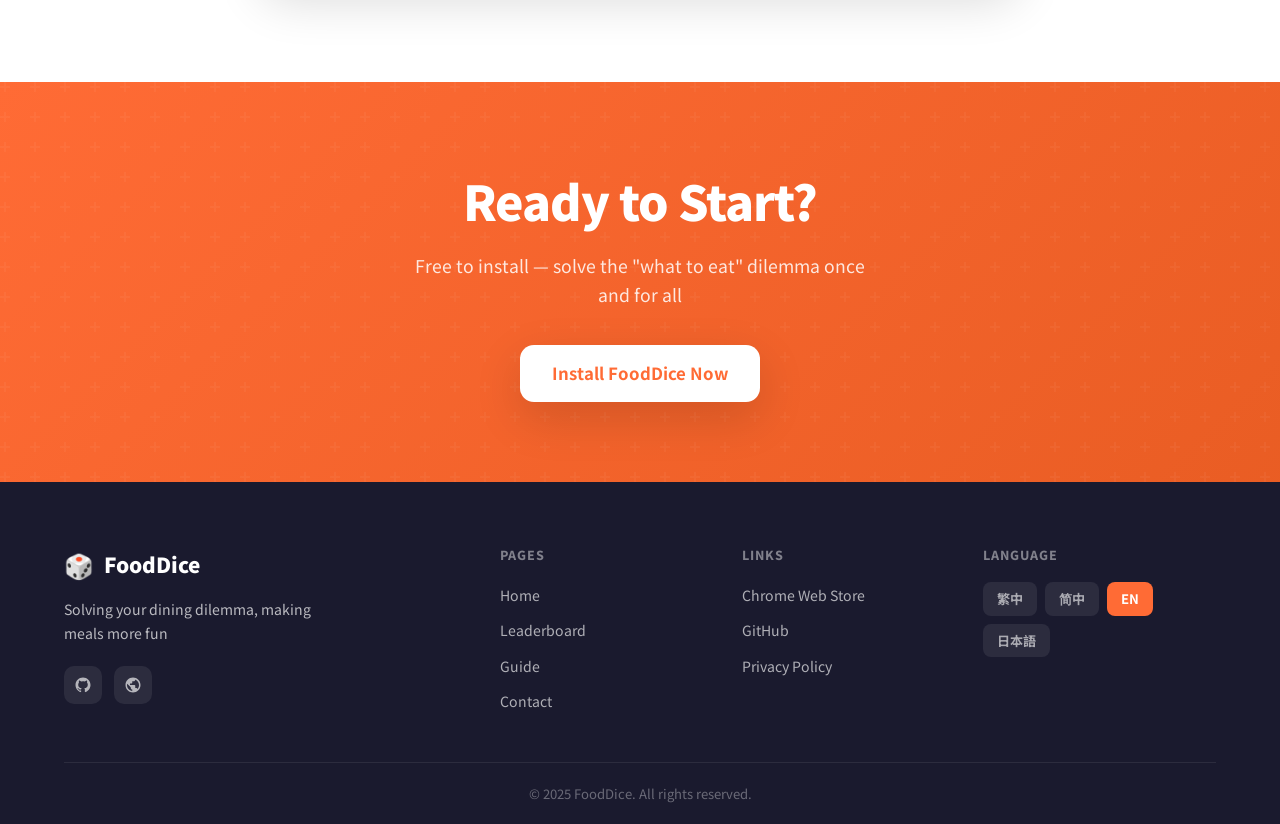
<file: guide.html>
<!DOCTYPE html>
<html lang="en">
<head>
  <meta charset="UTF-8">
  <meta name="viewport" content="width=device-width, initial-scale=1.0">
  <title>使用教學 — FoodDice</title>
  <meta name="description" content="FoodDice 使用教學：如何安裝、收藏餐廳、隨機抽選、回報異常，30 秒完成安裝。">
  <meta name="theme-color" content="#FF6B35">

  <link rel="preconnect" href="https://fonts.googleapis.com">
  <link rel="preconnect" href="https://fonts.gstatic.com" crossorigin>
  <link href="https://fonts.googleapis.com/css2?family=Noto+Sans+TC:wght@300;400;500;700;900&family=Noto+Sans+JP:wght@400;700;900&display=swap" rel="stylesheet">

  <link rel="stylesheet" href="css/main.css">
  <link rel="stylesheet" href="css/animations.css">
</head>
<body>

  <!-- ── Navbar ─────────────────────────────────────────────── -->
  <nav class="navbar" id="navbar" aria-label="Main navigation">
    <div class="nav-container">
      <a href="index.html" class="nav-logo" aria-label="FoodDice Home">
        <span class="logo-dice" aria-hidden="true">🎲</span>
        <span>FoodDice</span>
      </a>
      <ul id="nav-links" role="menubar">
        <li role="none"><a href="index.html"       role="menuitem" data-i18n="nav.home">首頁</a></li>
        <li role="none"><a href="leaderboard.html" role="menuitem" data-i18n="nav.leaderboard">排行榜</a></li>
        <li role="none"><a href="guide.html"       role="menuitem" data-i18n="nav.guide" aria-current="page">使用教學</a></li>
        <li role="none"><a href="contact.html"     role="menuitem" data-i18n="nav.contact">聯絡我們</a></li>
      </ul>
      <div class="nav-right">
        <a href="#" class="btn btn-primary btn-sm" data-i18n="nav.install">免費安裝</a>
        <button class="hamburger" id="hamburger" aria-label="Open menu" aria-expanded="false" aria-controls="nav-links">
          <span></span><span></span><span></span>
        </button>
      </div>
    </div>
  </nav>


  <!-- ── Page Hero ──────────────────────────────────────────── -->
  <section class="page-hero" aria-label="Page header">
    <div class="container">
      <div class="page-hero-content">
        <span class="hero-badge" data-i18n="nav.guide">使用教學</span>
        <h1 data-i18n="guidePage.hero.title">使用教學</h1>
        <p data-i18n="guidePage.hero.subtitle">從安裝到上手，5 分鐘搞定！</p>
      </div>
    </div>
    <div class="hero-wave" aria-hidden="true">
      <svg viewBox="0 0 1440 60" preserveAspectRatio="none" xmlns="http://www.w3.org/2000/svg">
        <path d="M0,30 C360,60 720,0 1080,36 C1200,48 1320,28 1440,30 L1440,60 L0,60 Z" fill="#F8F9FA"/>
      </svg>
    </div>
  </section>


  <!-- ── Installation Steps ─────────────────────────────────── -->
  <section class="install-section">
    <div class="container">
      <div class="section-header fade-up">
        <h2 data-i18n="guidePage.install.title">安裝步驟</h2>
      </div>

      <div class="guide-steps-grid">

        <div class="guide-step-card fade-up" style="--anim-delay:0s">
          <div class="guide-step-num" aria-hidden="true">1</div>
          <div class="guide-step-icon" aria-hidden="true">🏪</div>
          <h3 data-i18n="guidePage.install.step1.title">前往 Chrome Web Store</h3>
          <p data-i18n="guidePage.install.step1.desc">搜尋「FoodDice」或點擊下方按鈕直達頁面</p>
        </div>

        <div class="guide-step-connector" aria-hidden="true">→</div>

        <div class="guide-step-card fade-up" style="--anim-delay:0.1s">
          <div class="guide-step-num" aria-hidden="true">2</div>
          <div class="guide-step-icon" aria-hidden="true">⬇️</div>
          <h3 data-i18n="guidePage.install.step2.title">點擊「加到 Chrome」</h3>
          <p data-i18n="guidePage.install.step2.desc">確認權限後，Extension 立即安裝完成</p>
        </div>

        <div class="guide-step-connector" aria-hidden="true">→</div>

        <div class="guide-step-card fade-up" style="--anim-delay:0.2s">
          <div class="guide-step-num" aria-hidden="true">3</div>
          <div class="guide-step-icon" aria-hidden="true">🗺️</div>
          <h3 data-i18n="guidePage.install.step3.title">開啟 Google Maps</h3>
          <p data-i18n="guidePage.install.step3.desc">前往 maps.google.com，FoodDice 已自動啟動</p>
        </div>

        <div class="guide-step-connector" aria-hidden="true">→</div>

        <div class="guide-step-card fade-up" style="--anim-delay:0.3s">
          <div class="guide-step-num" aria-hidden="true">4</div>
          <div class="guide-step-icon" aria-hidden="true">🎲</div>
          <h3 data-i18n="guidePage.install.step4.title">點擊任何餐廳</h3>
          <p data-i18n="guidePage.install.step4.desc">FoodDice 面板自動彈出，開始使用吧！</p>
        </div>

      </div>

      <div class="install-cta fade-up" style="--anim-delay:0.4s">
        <a href="#" class="btn btn-primary btn-lg" data-i18n="guidePage.cta.btn">
          <svg width="18" height="18" viewBox="0 0 24 24" fill="none" stroke="currentColor" stroke-width="2" stroke-linecap="round" stroke-linejoin="round" aria-hidden="true">
            <path d="M12 5l7 7-7 7M5 12h14"/>
          </svg>
          立即安裝 FoodDice
        </a>
      </div>
    </div>
  </section>


  <!-- ── Feature Highlights ──────────────────────────────────── -->
  <section class="feature-highlight-section">
    <div class="container">
      <div class="feature-highlight fade-up">
        <div class="fh-visual" aria-hidden="true">🗺️</div>
        <div class="fh-text">
          <h3>收藏餐廳</h3>
          <p>在 Google Maps 點擊任何餐廳，FoodDice 面板自動出現。一鍵加入口袋名單，支援標籤分類，想吃什麼找什麼。</p>
        </div>
      </div>
      <div class="feature-highlight fade-up" style="--anim-delay:0.1s">
        <div class="fh-visual" aria-hidden="true">🎲</div>
        <div class="fh-text">
          <h3>隨機抽選</h3>
          <p>糾結症發作？點擊「就吃這個！」，從你的清單中隨機挑選一間。也可以按距離和類型篩選，讓骰子幫你做主。</p>
        </div>
      </div>
      <div class="feature-highlight fade-up" style="--anim-delay:0.2s">
        <div class="fh-visual" aria-hidden="true">⚠️</div>
        <div class="fh-text">
          <h3>回報異常</h3>
          <p>發現 Google Maps 說「營業中」，但店家鐵捲門拉下來？按回報！每筆回報換 2 積分，累積積分衝排行榜。</p>
        </div>
      </div>
    </div>
  </section>


  <!-- ── FAQ Accordion ───────────────────────────────────────── -->
  <section class="faq-section">
    <div class="container">
      <div class="section-header fade-up">
        <h2 data-i18n="guidePage.faq.title">常見問題</h2>
      </div>
      <div id="faq-accordion" class="accordion fade-up" style="--anim-delay:0.1s" aria-label="Frequently asked questions">
        <!-- Rendered by guide.js -->
      </div>
    </div>
  </section>


  <!-- ── Video Placeholder ───────────────────────────────────── -->
  <section class="video-section">
    <div class="container">
      <div class="section-header fade-up">
        <h2 data-i18n="guidePage.video.title">影片教學</h2>
        <p data-i18n="guidePage.video.desc">影片教學即將推出，敬請期待！</p>
      </div>
      <div class="video-placeholder fade-up" style="--anim-delay:0.1s" aria-label="Video tutorial placeholder">
        <div class="video-play-icon" aria-hidden="true">
          <svg width="64" height="64" viewBox="0 0 24 24" fill="none" aria-hidden="true">
            <circle cx="12" cy="12" r="11" stroke="rgba(255,255,255,0.4)" stroke-width="1.5"/>
            <polygon points="10,8 18,12 10,16" fill="white"/>
          </svg>
        </div>
        <p data-i18n="guidePage.video.desc">影片教學即將推出，敬請期待！</p>
      </div>
    </div>
  </section>


  <!-- ── CTA ────────────────────────────────────────────────── -->
  <section class="cta-section" aria-label="Call to action">
    <div class="container">
      <div class="cta-content fade-up">
        <h2 data-i18n="guidePage.cta.text">準備好了嗎？</h2>
        <p data-i18n="cta.subtitle">免費安裝，立刻解決「今天吃什麼」的世紀難題</p>
        <a href="#" class="btn btn-white btn-lg" data-i18n="guidePage.cta.btn">立即安裝 FoodDice</a>
      </div>
    </div>
  </section>


  <!-- ── Footer ─────────────────────────────────────────────── -->
  <footer class="footer" role="contentinfo">
    <div class="container">
      <div class="footer-grid">
        <div class="footer-brand">
          <div class="footer-logo">
            <span class="logo-dice" aria-hidden="true">🎲</span>
            <span>FoodDice</span>
          </div>
          <p data-i18n="footer.tagline">解決你的選擇困難，讓吃飯更有趣</p>
          <div class="social-links">
            <a href="https://github.com/ch996811/fooddice-website" aria-label="GitHub" target="_blank" rel="noopener">
              <svg width="18" height="18" viewBox="0 0 24 24" fill="currentColor" aria-hidden="true">
                <path d="M12 2C6.477 2 2 6.477 2 12c0 4.418 2.865 8.166 6.839 9.489.5.092.682-.217.682-.482 0-.237-.009-.866-.013-1.7-2.782.603-3.369-1.34-3.369-1.34-.454-1.156-1.11-1.463-1.11-1.463-.908-.62.069-.608.069-.608 1.003.07 1.531 1.03 1.531 1.03.892 1.53 2.341 1.088 2.91.832.092-.647.35-1.088.636-1.338-2.22-.253-4.555-1.11-4.555-4.943 0-1.091.39-1.984 1.029-2.683-.103-.253-.446-1.27.098-2.647 0 0 .84-.269 2.75 1.026A9.577 9.577 0 0112 6.836c.85.004 1.705.115 2.504.337 1.909-1.295 2.747-1.026 2.747-1.026.546 1.377.202 2.394.1 2.647.64.699 1.028 1.592 1.028 2.683 0 3.842-2.338 4.687-4.566 4.935.359.309.678.919.678 1.852 0 1.336-.012 2.415-.012 2.743 0 .267.18.578.688.48C19.138 20.162 22 16.417 22 12c0-5.523-4.477-10-10-10z"/>
              </svg>
            </a>
            <a href="#" aria-label="Chrome Web Store">
              <svg width="18" height="18" viewBox="0 0 24 24" fill="currentColor" aria-hidden="true">
                <path d="M12 2C6.48 2 2 6.48 2 12s4.48 10 10 10 10-4.48 10-10S17.52 2 12 2zm-1 17.93c-3.95-.49-7-3.85-7-7.93 0-.62.08-1.21.21-1.79L9 15v1c0 1.1.9 2 2 2v1.93zm6.9-2.54c-.26-.81-1-1.39-1.9-1.39h-1v-3c0-.55-.45-1-1-1H8v-2h2c.55 0 1-.45 1-1V7h2c1.1 0 2-.9 2-2v-.41c2.93 1.19 5 4.06 5 7.41 0 2.08-.8 3.97-2.1 5.39z"/>
              </svg>
            </a>
          </div>
        </div>
        <nav class="footer-nav" aria-label="Footer pages">
          <h5 data-i18n="footer.pages">頁面</h5>
          <ul>
            <li><a href="index.html"       data-i18n="nav.home">首頁</a></li>
            <li><a href="leaderboard.html" data-i18n="nav.leaderboard">排行榜</a></li>
            <li><a href="guide.html"       data-i18n="nav.guide">使用教學</a></li>
            <li><a href="contact.html"     data-i18n="nav.contact">聯絡我們</a></li>
          </ul>
        </nav>
        <nav class="footer-nav" aria-label="External links">
          <h5 data-i18n="footer.links">連結</h5>
          <ul>
            <li><a href="#" data-i18n="footer.chrome">Chrome Web Store</a></li>
            <li><a href="#" data-i18n="footer.github">GitHub</a></li>
            <li><a href="#" data-i18n="footer.privacy">隱私權政策</a></li>
          </ul>
        </nav>
        <div class="footer-lang">
          <h5 data-i18n="footer.language">語言</h5>
          <div class="lang-buttons" role="group" aria-label="Language selector">
            <button class="lang-btn" data-lang="zh-TW" aria-label="繁體中文">繁中</button>
            <button class="lang-btn" data-lang="zh-CN" aria-label="简体中文">简中</button>
            <button class="lang-btn" data-lang="en"    aria-label="English">EN</button>
            <button class="lang-btn" data-lang="ja"    aria-label="日本語">日本語</button>
          </div>
        </div>
      </div>
      <div class="footer-bottom">
        <p data-i18n="footer.copyright">© 2025 FoodDice. 版權所有。</p>
      </div>
    </div>
  </footer>


  <script src="js/i18n.js"></script>
  <script src="js/main.js"></script>
  <script src="js/guide.js"></script>

</body>
</html>
</file>
<file: css/main.css>
/* ============================================================
   FoodDice — main.css
   Global styles, layout, components, all sections.
   ============================================================ */

/* ── Custom Properties ───────────────────────────────────────── */

:root {
  --orange:      #FF6B35;
  --orange-dark: #E55A20;
  --orange-light:#FF8A5C;
  --navy:        #1A1A2E;
  --navy-mid:    #16213E;
  --navy-light:  #0F3460;
  --white:       #FFFFFF;
  --gray-100:    #F8F9FA;
  --gray-200:    #E9ECEF;
  --gray-400:    #ADB5BD;
  --gray-600:    #6C757D;
  --gray-800:    #343A40;
  --text:        #1A1A2E;
  --text-muted:  #6C757D;

  --radius-sm:   8px;
  --radius-md:   14px;
  --radius-lg:   20px;
  --radius-xl:   28px;

  --shadow-sm:   0 2px 8px rgba(0,0,0,0.08);
  --shadow-md:   0 6px 24px rgba(0,0,0,0.10);
  --shadow-lg:   0 16px 48px rgba(0,0,0,0.14);
  --shadow-orange: 0 8px 32px rgba(255,107,53,0.30);

  --font-sans: 'Noto Sans TC', 'Noto Sans JP', system-ui, -apple-system, sans-serif;

  --nav-h: 70px;
  --section-py: 96px;
  --container-w: 1200px;
}

/* ── Reset & Base ────────────────────────────────────────────── */

*, *::before, *::after { box-sizing: border-box; margin: 0; padding: 0; }

html {
  scroll-behavior: smooth;
  font-size: 16px;
}

body {
  font-family: var(--font-sans);
  color: var(--text);
  background: var(--white);
  line-height: 1.6;
  -webkit-font-smoothing: antialiased;
}

img, svg { display: block; max-width: 100%; }
a { text-decoration: none; color: inherit; }
ul { list-style: none; }
button { cursor: pointer; border: none; background: none; font-family: inherit; }

/* ── Layout ──────────────────────────────────────────────────── */

.container {
  width: 100%;
  max-width: var(--container-w);
  margin: 0 auto;
  padding: 0 24px;
}

.section-header {
  text-align: center;
  margin-bottom: 56px;
}
.section-header h2 {
  font-size: clamp(1.75rem, 4vw, 2.5rem);
  font-weight: 800;
  color: var(--navy);
  margin-bottom: 12px;
  letter-spacing: -0.02em;
}
.section-header p {
  font-size: 1.05rem;
  color: var(--text-muted);
  max-width: 540px;
  margin: 0 auto;
}

/* ── Buttons ─────────────────────────────────────────────────── */

.btn {
  display: inline-flex;
  align-items: center;
  gap: 8px;
  padding: 12px 24px;
  border-radius: var(--radius-md);
  font-size: 0.95rem;
  font-weight: 700;
  transition: transform 0.2s ease, box-shadow 0.2s ease, background 0.2s ease, color 0.2s ease;
  white-space: nowrap;
  cursor: pointer;
}
.btn:active { transform: scale(0.97); }

.btn-primary {
  background: var(--orange);
  color: var(--white);
  box-shadow: var(--shadow-orange);
}
.btn-primary:hover {
  background: var(--orange-dark);
  transform: translateY(-2px);
  box-shadow: 0 12px 36px rgba(255,107,53,0.40);
}

.btn-outline {
  background: transparent;
  color: var(--orange);
  border: 2px solid var(--orange);
}
.btn-outline:hover {
  background: var(--orange);
  color: var(--white);
  transform: translateY(-2px);
}

.btn-ghost {
  background: rgba(255,255,255,0.12);
  color: var(--white);
  border: 2px solid rgba(255,255,255,0.25);
  backdrop-filter: blur(4px);
}
.btn-ghost:hover {
  background: rgba(255,255,255,0.22);
  transform: translateY(-2px);
}

.btn-white {
  background: var(--white);
  color: var(--orange);
  box-shadow: var(--shadow-lg);
}
.btn-white:hover {
  transform: translateY(-3px);
  box-shadow: 0 20px 48px rgba(0,0,0,0.18);
}

.btn-sm  { padding: 8px 16px; font-size: 0.875rem; }
.btn-lg  { padding: 15px 32px; font-size: 1.05rem; }

/* ── Navbar ──────────────────────────────────────────────────── */

.navbar {
  position: fixed;
  top: 0; left: 0; right: 0;
  z-index: 1000;
  height: var(--nav-h);
  display: flex;
  align-items: center;
  padding: 0;
  transition: background 0.35s ease, box-shadow 0.35s ease, height 0.3s ease;
}
.navbar.scrolled {
  background: rgba(26, 26, 46, 0.88);
  backdrop-filter: blur(20px);
  -webkit-backdrop-filter: blur(20px);
  box-shadow: 0 4px 32px rgba(0,0,0,0.25);
  height: 60px;
}

.nav-container {
  width: 100%;
  max-width: var(--container-w);
  margin: 0 auto;
  padding: 0 24px;
  display: flex;
  align-items: center;
  gap: 32px;
}

.nav-logo {
  display: flex;
  align-items: center;
  gap: 10px;
  font-size: 1.35rem;
  font-weight: 900;
  color: var(--white);
  letter-spacing: -0.02em;
  flex-shrink: 0;
}
.nav-logo img, .nav-logo svg { width: 34px; height: 34px; }
.nav-logo .logo-dice { font-size: 1.5rem; }

#nav-links {
  display: flex;
  align-items: center;
  gap: 4px;
  margin-left: auto;
}
#nav-links a {
  padding: 8px 14px;
  border-radius: var(--radius-sm);
  color: rgba(255,255,255,0.80);
  font-size: 0.92rem;
  font-weight: 500;
  transition: color 0.2s, background 0.2s;
}
#nav-links a:hover { color: var(--white); background: rgba(255,255,255,0.10); }

.nav-right {
  display: flex;
  align-items: center;
  gap: 12px;
  flex-shrink: 0;
}

/* Hamburger */
.hamburger {
  display: none;
  flex-direction: column;
  gap: 5px;
  width: 32px;
  padding: 4px;
}
.hamburger span {
  display: block;
  width: 100%;
  height: 2px;
  background: var(--white);
  border-radius: 2px;
  transition: transform 0.3s ease, opacity 0.3s ease;
  transform-origin: center;
}
.hamburger.open span:nth-child(1) { transform: translateY(7px) rotate(45deg); }
.hamburger.open span:nth-child(2) { opacity: 0; transform: scaleX(0); }
.hamburger.open span:nth-child(3) { transform: translateY(-7px) rotate(-45deg); }

/* ── Hero ────────────────────────────────────────────────────── */

.hero {
  min-height: 100vh;
  background: linear-gradient(135deg, var(--navy) 0%, var(--navy-mid) 45%, #0d2b52 100%);
  display: flex;
  flex-direction: column;
  align-items: stretch;
  position: relative;
  overflow: hidden;
  padding-top: var(--nav-h);
}

/* Decorative glow blobs */
.hero::before, .hero::after {
  content: '';
  position: absolute;
  border-radius: 50%;
  pointer-events: none;
}
.hero::before {
  width: 700px; height: 700px;
  background: radial-gradient(circle, rgba(255,107,53,0.18) 0%, transparent 65%);
  top: -150px; right: -150px;
}
.hero::after {
  width: 500px; height: 500px;
  background: radial-gradient(circle, rgba(255,107,53,0.10) 0%, transparent 65%);
  bottom: 80px; left: -120px;
}

.hero-inner {
  flex: 1;
  display: flex;
  align-items: center;
  padding: 64px 0 80px;
}

.hero-content {
  display: grid;
  grid-template-columns: 1fr 420px;
  gap: 60px;
  align-items: center;
}

/* -- Hero Text -- */
.hero-text {
  display: flex;
  flex-direction: column;
  align-items: flex-start;
  gap: 24px;
}

.hero-badge {
  display: inline-flex;
  align-items: center;
  gap: 6px;
  background: rgba(255,107,53,0.18);
  color: var(--orange-light);
  border: 1px solid rgba(255,107,53,0.35);
  padding: 6px 14px;
  border-radius: 100px;
  font-size: 0.82rem;
  font-weight: 700;
  letter-spacing: 0.04em;
  text-transform: uppercase;
  animation: badgePulse 3s ease infinite;
}
.hero-badge::before { content: '●'; font-size: 0.65rem; }

.hero-title {
  font-size: clamp(2.2rem, 5.5vw, 3.6rem);
  font-weight: 900;
  color: var(--white);
  line-height: 1.15;
  letter-spacing: -0.03em;
}
.hero-title br { display: block; }

.hero-subtitle {
  font-size: clamp(1rem, 2vw, 1.15rem);
  color: rgba(255,255,255,0.72);
  max-width: 480px;
  line-height: 1.7;
}

.hero-cta {
  display: flex;
  flex-wrap: wrap;
  gap: 14px;
  margin-top: 4px;
}

.hero-stats {
  display: flex;
  align-items: center;
  gap: 24px;
  padding-top: 8px;
  border-top: 1px solid rgba(255,255,255,0.12);
  width: 100%;
}
.stat-num {
  display: block;
  font-size: 1.5rem;
  font-weight: 900;
  color: var(--white);
  line-height: 1;
}
.stat-label {
  font-size: 0.8rem;
  color: rgba(255,255,255,0.55);
  font-weight: 500;
  margin-top: 2px;
}
.stat-sep {
  width: 1px;
  height: 36px;
  background: rgba(255,255,255,0.18);
}

/* -- Hero Visual (Dice + Food Icons) -- */
.hero-visual {
  position: relative;
  display: flex;
  align-items: center;
  justify-content: center;
  width: 420px;
  height: 420px;
  flex-shrink: 0;
}

/* 3D Dice */
.dice-scene {
  position: relative;
  perspective: 720px;
  width: 180px;
  height: 180px;
  display: flex;
  align-items: center;
  justify-content: center;
}

.dice-container {
  width: 140px;
  height: 140px;
  position: relative;
  transform-style: preserve-3d;
  animation: diceSpin 14s infinite ease-in-out;
  filter: drop-shadow(0 24px 48px rgba(255,107,53,0.45));
}

.face {
  position: absolute;
  width: 140px;
  height: 140px;
  border-radius: 18px;
  display: flex;
  align-items: center;
  justify-content: center;
  border: 2.5px solid rgba(255,255,255,0.20);
}
.face.front  { background: linear-gradient(135deg, #FF7A45, #FF6B35); transform: translateZ(70px); }
.face.back   { background: linear-gradient(135deg, #FF6B35, #E55A20); transform: rotateY(180deg) translateZ(70px); }
.face.right  { background: linear-gradient(135deg, #FF7A45, #FF6535); transform: rotateY(90deg)  translateZ(70px); }
.face.left   { background: linear-gradient(135deg, #E05015, #CC4A10); transform: rotateY(-90deg) translateZ(70px); }
.face.top    { background: linear-gradient(135deg, #FF8A5C, #FF7A45); transform: rotateX(90deg)  translateZ(70px); }
.face.bottom { background: linear-gradient(135deg, #CC4A10, #B83500); transform: rotateX(-90deg) translateZ(70px); }

/* Dice dots — 3×3 grid layout */
.dots {
  display: grid;
  grid-template-columns: 1fr 1fr 1fr;
  grid-template-rows: 1fr 1fr 1fr;
  width: 98px;
  height: 98px;
  padding: 6px;
}
.dots span {
  display: block;
  width: 18px;
  height: 18px;
  background: rgba(255,255,255,0.92);
  border-radius: 50%;
  margin: auto;
  box-shadow: inset 0 -2px 3px rgba(0,0,0,0.18);
}

/* Face 1 */
.d1 span                   { grid-column: 2; grid-row: 2; }
/* Face 2 */
.d2 span:nth-child(1)      { grid-column: 3; grid-row: 1; }
.d2 span:nth-child(2)      { grid-column: 1; grid-row: 3; }
/* Face 3 */
.d3 span:nth-child(1)      { grid-column: 3; grid-row: 1; }
.d3 span:nth-child(2)      { grid-column: 2; grid-row: 2; }
.d3 span:nth-child(3)      { grid-column: 1; grid-row: 3; }
/* Face 4 */
.d4 span:nth-child(1)      { grid-column: 1; grid-row: 1; }
.d4 span:nth-child(2)      { grid-column: 3; grid-row: 1; }
.d4 span:nth-child(3)      { grid-column: 1; grid-row: 3; }
.d4 span:nth-child(4)      { grid-column: 3; grid-row: 3; }
/* Face 5 */
.d5 span:nth-child(1)      { grid-column: 1; grid-row: 1; }
.d5 span:nth-child(2)      { grid-column: 3; grid-row: 1; }
.d5 span:nth-child(3)      { grid-column: 2; grid-row: 2; }
.d5 span:nth-child(4)      { grid-column: 1; grid-row: 3; }
.d5 span:nth-child(5)      { grid-column: 3; grid-row: 3; }
/* Face 6 */
.d6 span:nth-child(1)      { grid-column: 1; grid-row: 1; }
.d6 span:nth-child(2)      { grid-column: 3; grid-row: 1; }
.d6 span:nth-child(3)      { grid-column: 1; grid-row: 2; }
.d6 span:nth-child(4)      { grid-column: 3; grid-row: 2; }
.d6 span:nth-child(5)      { grid-column: 1; grid-row: 3; }
.d6 span:nth-child(6)      { grid-column: 3; grid-row: 3; }

/* Dice floor shadow */
.dice-shadow {
  position: absolute;
  bottom: -40px;
  left: 50%;
  width: 110px;
  height: 28px;
  background: rgba(0, 0, 0, 0.28);
  border-radius: 50%;
  filter: blur(12px);
  transform: translateX(-50%);
  animation: shadowPulse 3.5s ease-in-out infinite;
}

/* Floating food emojis */
.food-floats {
  position: absolute;
  inset: 0;
  pointer-events: none;
}
.ff {
  position: absolute;
  font-size: 2.1rem;
  filter: drop-shadow(0 4px 10px rgba(0,0,0,0.35));
  animation: floatFood 3s ease-in-out infinite;
  user-select: none;
}
.ff-1 { top: 6%;  left: 6%;  animation-delay: 0s; }
.ff-2 { top: 4%;  right: 8%; animation-delay: 0.55s; }
.ff-3 { top: 42%; left: 0%;  animation-delay: 1.1s; }
.ff-4 { top: 40%; right: 0%; animation-delay: 1.65s; }
.ff-5 { bottom: 6%; left: 12%; animation-delay: 0.8s; }
.ff-6 { bottom: 4%; right: 5%; animation-delay: 1.35s; }

/* Hero wave */
.hero-wave {
  line-height: 0;
  margin-top: auto;
}
.hero-wave svg {
  width: 100%;
  display: block;
}

/* ── Features ────────────────────────────────────────────────── */

.features {
  padding: var(--section-py) 0;
  background: var(--gray-100);
}

.features-grid {
  display: grid;
  grid-template-columns: repeat(3, 1fr);
  gap: 28px;
}

.feature-card {
  background: var(--white);
  border-radius: var(--radius-xl);
  padding: 44px 32px;
  text-align: center;
  box-shadow: var(--shadow-sm);
  border: 1px solid var(--gray-200);
  transition: transform 0.3s ease, box-shadow 0.3s ease;
  --anim-delay: var(--card-delay, 0s);
}
.feature-card:hover {
  transform: translateY(-10px);
  box-shadow: 0 20px 48px rgba(255,107,53,0.14);
}
.feature-icon {
  font-size: 3rem;
  margin-bottom: 20px;
  display: block;
  filter: drop-shadow(0 4px 8px rgba(0,0,0,0.12));
}
.feature-card h3 {
  font-size: 1.25rem;
  font-weight: 800;
  color: var(--navy);
  margin-bottom: 12px;
  letter-spacing: -0.01em;
}
.feature-card p {
  font-size: 0.95rem;
  color: var(--text-muted);
  line-height: 1.75;
}

/* ── How It Works ────────────────────────────────────────────── */

.how-it-works {
  padding: var(--section-py) 0;
  background: var(--white);
}

.steps {
  display: flex;
  align-items: center;
  justify-content: center;
  gap: 0;
  flex-wrap: wrap;
}

.step {
  display: flex;
  flex-direction: column;
  align-items: center;
  text-align: center;
  max-width: 200px;
  --anim-delay: var(--step-delay, 0s);
}
.step-num {
  width: 60px;
  height: 60px;
  border-radius: 50%;
  background: linear-gradient(135deg, var(--orange), var(--orange-dark));
  color: var(--white);
  font-size: 1.5rem;
  font-weight: 900;
  display: flex;
  align-items: center;
  justify-content: center;
  margin-bottom: 16px;
  box-shadow: var(--shadow-orange);
  flex-shrink: 0;
}
.step-content h4 {
  font-size: 1rem;
  font-weight: 800;
  color: var(--navy);
  margin-bottom: 6px;
}
.step-content p {
  font-size: 0.875rem;
  color: var(--text-muted);
  line-height: 1.6;
}

.step-arrow {
  font-size: 1.5rem;
  color: var(--gray-400);
  padding: 0 12px;
  margin-top: -24px; /* align with center of step-num */
  flex-shrink: 0;
}

/* ── Screenshot / Browser Mockup ─────────────────────────────── */

.screenshot-section {
  padding: var(--section-py) 0;
  background: var(--gray-100);
  overflow: hidden;
}

.browser-frame {
  max-width: 860px;
  margin: 0 auto;
  border-radius: 16px;
  overflow: hidden;
  box-shadow: 0 32px 80px rgba(0,0,0,0.22);
  border: 1px solid rgba(0,0,0,0.12);
}

.browser-toolbar {
  background: #E8E8E8;
  padding: 12px 16px;
  display: flex;
  align-items: center;
  gap: 12px;
  border-bottom: 1px solid #D0D0D0;
}
.browser-controls {
  display: flex;
  gap: 7px;
  flex-shrink: 0;
}
.browser-controls span {
  width: 13px; height: 13px;
  border-radius: 50%;
}
.ctrl-close  { background: #FF5F57; }
.ctrl-min    { background: #FFBD2E; }
.ctrl-max    { background: #28C840; }

.browser-addressbar {
  flex: 1;
  background: white;
  border-radius: 6px;
  padding: 5px 12px;
  font-size: 0.78rem;
  color: var(--gray-600);
  display: flex;
  align-items: center;
  gap: 6px;
  border: 1px solid #D0D0D0;
}
.lock-icon { color: #4CAF50; font-size: 0.75rem; }

.browser-viewport {
  background: #E8EAE0;
  height: 380px;
  display: grid;
  grid-template-columns: 1fr 300px;
  position: relative;
}

/* Simplified map background */
.maps-bg {
  position: relative;
  overflow: hidden;
  background: #E8EAE0;
}
.maps-bg::before {
  content: '';
  position: absolute; inset: 0;
  background:
    repeating-linear-gradient(0deg,   transparent, transparent 39px, rgba(255,255,255,0.5) 39px, rgba(255,255,255,0.5) 40px),
    repeating-linear-gradient(90deg,  transparent, transparent 59px, rgba(255,255,255,0.5) 59px, rgba(255,255,255,0.5) 60px);
}
.maps-bg::after {
  content: '';
  position: absolute;
  top: 40px; left: 30px;
  width: 70px; height: 55px;
  background: #C8C9C0;
  border-radius: 4px;
  box-shadow:
    110px 0 0 55px #C8C9C0,
    40px 90px 0 40px #CACBC3,
    160px 100px 0 60px #C8C9C0,
    20px 190px 0 50px #CACBC3,
    140px 180px 0 48px #C8C9C0;
}
/* Major road */
.maps-road-h, .maps-road-v {
  position: absolute;
  background: #F5F5F3;
  box-shadow: 0 0 0 2px rgba(255,255,255,0.4);
}
.maps-road-h { left: 0; right: 0; top: 110px; height: 28px; }
.maps-road-v { top: 0; bottom: 0; left: 150px; width: 20px; }

/* Map pin / marker */
.maps-marker {
  position: absolute;
  top: 82px;
  left: 143px;
  z-index: 2;
  display: flex;
  flex-direction: column;
  align-items: center;
}
.marker-pin {
  width: 32px; height: 32px;
  background: var(--orange);
  border-radius: 50% 50% 50% 0;
  transform: rotate(-45deg);
  box-shadow: 0 4px 12px rgba(255,107,53,0.5);
  border: 3px solid white;
}
.marker-pin::after {
  content: '';
  position: absolute;
  width: 10px; height: 10px;
  background: white;
  border-radius: 50%;
  top: 50%; left: 50%;
  transform: translate(-50%, -50%);
}
.marker-pulse {
  width: 48px; height: 12px;
  background: rgba(255,107,53,0.22);
  border-radius: 50%;
  margin-top: 2px;
}

/* FoodDice sidebar panel */
.fooddice-panel {
  background: white;
  height: 100%;
  display: flex;
  flex-direction: column;
  border-left: 1px solid #dde;
  overflow: hidden;
}
.fd-panel-header {
  background: linear-gradient(135deg, var(--navy), var(--navy-light));
  color: white;
  padding: 14px 18px;
  display: flex;
  align-items: center;
  gap: 8px;
}
.fd-panel-header span { font-weight: 800; font-size: 1rem; }
.fd-panel-header small { margin-left: auto; background: rgba(255,255,255,0.15); padding: 3px 8px; border-radius: 20px; font-size: 0.7rem; }

.fd-restaurant-info {
  padding: 16px 18px;
  border-bottom: 1px solid var(--gray-200);
}
.fd-restaurant-info h4 { font-size: 1rem; font-weight: 800; color: var(--navy); margin-bottom: 4px; }
.fd-stars { color: #FFB800; font-size: 0.85rem; margin-bottom: 6px; }
.fd-stars span { color: var(--text-muted); font-size: 0.78rem; margin-left: 4px; }
.fd-tags { display: flex; gap: 6px; flex-wrap: wrap; margin-top: 8px; }
.fd-tag {
  background: rgba(255,107,53,0.1);
  color: var(--orange-dark);
  padding: 3px 10px;
  border-radius: 20px;
  font-size: 0.72rem;
  font-weight: 600;
}

.fd-status {
  padding: 10px 18px;
  font-size: 0.82rem;
  font-weight: 600;
  border-bottom: 1px solid var(--gray-200);
}
.status-open { color: #2ECC71; }
.status-open::before { content: '● '; }

.fd-actions {
  padding: 14px 18px;
  display: flex;
  flex-direction: column;
  gap: 8px;
  flex: 1;
}
.fd-btn {
  width: 100%;
  padding: 10px 16px;
  border-radius: var(--radius-sm);
  font-size: 0.82rem;
  font-weight: 700;
  text-align: center;
  transition: opacity 0.2s;
}
.fd-btn:hover { opacity: 0.85; }
.fd-btn-primary  { background: var(--orange); color: white; }
.fd-btn-secondary{ background: var(--navy);   color: white; }
.fd-btn-danger   { background: transparent; color: #E74C3C; border: 1.5px solid #E74C3C; }

.fd-footer {
  padding: 10px 18px;
  font-size: 0.72rem;
  color: var(--text-muted);
  text-align: center;
  border-top: 1px solid var(--gray-200);
}

/* ── Leaderboard Preview ─────────────────────────────────────── */

.leaderboard-preview {
  padding: var(--section-py) 0;
  background: var(--white);
}

/* Podium */
.podium-wrap {
  display: flex;
  justify-content: center;
  align-items: flex-end;
  gap: 16px;
  margin-bottom: 48px;
}

.podium-place {
  display: flex;
  flex-direction: column;
  align-items: center;
  gap: 0;
}

.podium-user-info {
  text-align: center;
  margin-bottom: 12px;
}
.podium-avatar {
  font-size: 2.2rem;
  margin-bottom: 6px;
  filter: drop-shadow(0 2px 6px rgba(0,0,0,0.12));
}
.podium-name {
  font-size: 0.82rem;
  font-weight: 700;
  color: var(--navy);
  max-width: 110px;
  white-space: nowrap;
  overflow: hidden;
  text-overflow: ellipsis;
}
.podium-score-label {
  font-size: 1rem;
  font-weight: 900;
  color: var(--orange);
  margin-top: 2px;
}
.podium-reports-label {
  font-size: 0.72rem;
  color: var(--text-muted);
}

.podium-block {
  width: 110px;
  border-radius: 10px 10px 0 0;
  display: flex;
  flex-direction: column;
  align-items: center;
  justify-content: center;
  gap: 4px;
  padding: 10px 0;
}
.podium-medal { font-size: 1.8rem; }
.podium-rank  { font-size: 1.1rem; font-weight: 900; color: rgba(255,255,255,0.9); }

.place-1 .podium-block { background: linear-gradient(135deg, #F9C200, #E6A800); height: 100px; box-shadow: 0 -4px 20px rgba(249,194,0,0.35); }
.place-2 .podium-block { background: linear-gradient(135deg, #B0B7C3, #909aa9); height: 72px; box-shadow: 0 -4px 16px rgba(176,183,195,0.35); }
.place-3 .podium-block { background: linear-gradient(135deg, #CF8C4B, #b07035); height: 55px; box-shadow: 0 -4px 14px rgba(207,140,75,0.35); }

/* Leaderboard table */
.lb-table-wrap {
  max-width: 640px;
  margin: 0 auto 36px;
  border-radius: var(--radius-lg);
  overflow: hidden;
  box-shadow: var(--shadow-md);
  border: 1px solid var(--gray-200);
}

.lb-table-wrap table {
  width: 100%;
  border-collapse: collapse;
}
.lb-table-wrap thead th {
  background: var(--navy);
  color: rgba(255,255,255,0.8);
  padding: 14px 16px;
  font-size: 0.8rem;
  font-weight: 700;
  letter-spacing: 0.04em;
  text-align: left;
  text-transform: uppercase;
}
.lb-table-wrap tbody td {
  padding: 14px 16px;
  font-size: 0.9rem;
  color: var(--text);
  border-bottom: 1px solid var(--gray-200);
}
.lb-table-wrap tbody tr:last-child td { border-bottom: none; }
.lb-table-wrap tbody tr:hover { background: var(--gray-100); }

.lb-cta { text-align: center; }

/* ── CTA Section ─────────────────────────────────────────────── */

.cta-section {
  padding: 80px 0;
  background: linear-gradient(135deg, var(--orange) 0%, var(--orange-dark) 60%, #c04010 100%);
  background-size: 200% 200%;
  animation: ctaGradientShift 8s ease infinite;
  position: relative;
  overflow: hidden;
}
.cta-section::before {
  content: '';
  position: absolute; inset: 0;
  background: url("data:image/svg+xml,%3Csvg width='60' height='60' viewBox='0 0 60 60' xmlns='http://www.w3.org/2000/svg'%3E%3Cg fill='none' fill-rule='evenodd'%3E%3Cg fill='%23ffffff' fill-opacity='0.04'%3E%3Cpath d='M36 34v-4h-2v4h-4v2h4v4h2v-4h4v-2h-4zm0-30V0h-2v4h-4v2h4v4h2V6h4V4h-4zM6 34v-4H4v4H0v2h4v4h2v-4h4v-2H6zM6 4V0H4v4H0v2h4v4h2V6h4V4H6z'/%3E%3C/g%3E%3C/g%3E%3C/svg%3E");
}

.cta-content {
  text-align: center;
  position: relative;
}
.cta-content h2 {
  font-size: clamp(2rem, 5vw, 3rem);
  font-weight: 900;
  color: white;
  margin-bottom: 14px;
  letter-spacing: -0.02em;
}
.cta-content p {
  font-size: 1.1rem;
  color: rgba(255,255,255,0.85);
  margin-bottom: 36px;
  max-width: 480px;
  margin-left: auto;
  margin-right: auto;
}

/* ── Footer ──────────────────────────────────────────────────── */

.footer {
  background: var(--navy);
  color: rgba(255,255,255,0.70);
  padding: 64px 0 0;
}

.footer-grid {
  display: grid;
  grid-template-columns: 2fr 1fr 1fr 1.2fr;
  gap: 48px;
  padding-bottom: 48px;
}

.footer-logo {
  display: flex;
  align-items: center;
  gap: 10px;
  font-size: 1.3rem;
  font-weight: 900;
  color: var(--white);
  margin-bottom: 14px;
}
.footer-logo .logo-dice { font-size: 1.5rem; }

.footer-brand p {
  font-size: 0.88rem;
  line-height: 1.7;
  max-width: 260px;
  margin-bottom: 20px;
}

.social-links {
  display: flex;
  gap: 12px;
}
.social-links a {
  width: 38px; height: 38px;
  border-radius: 10px;
  background: rgba(255,255,255,0.08);
  display: flex;
  align-items: center;
  justify-content: center;
  color: rgba(255,255,255,0.65);
  transition: background 0.2s, color 0.2s;
}
.social-links a:hover { background: var(--orange); color: white; }

.footer-nav h5 {
  font-size: 0.78rem;
  font-weight: 800;
  text-transform: uppercase;
  letter-spacing: 0.08em;
  color: rgba(255,255,255,0.45);
  margin-bottom: 16px;
}
.footer-nav ul { display: flex; flex-direction: column; gap: 10px; }
.footer-nav a {
  font-size: 0.88rem;
  color: rgba(255,255,255,0.65);
  transition: color 0.2s;
}
.footer-nav a:hover { color: var(--orange-light); }

.footer-lang h5 {
  font-size: 0.78rem;
  font-weight: 800;
  text-transform: uppercase;
  letter-spacing: 0.08em;
  color: rgba(255,255,255,0.45);
  margin-bottom: 16px;
}
.lang-buttons {
  display: flex;
  flex-wrap: wrap;
  gap: 8px;
}
.lang-btn {
  padding: 7px 14px;
  border-radius: var(--radius-sm);
  font-size: 0.82rem;
  font-weight: 700;
  color: rgba(255,255,255,0.60);
  background: rgba(255,255,255,0.08);
  transition: background 0.2s, color 0.2s;
  cursor: pointer;
}
.lang-btn:hover,
.lang-btn.active {
  background: var(--orange);
  color: white;
}

.footer-bottom {
  border-top: 1px solid rgba(255,255,255,0.08);
  padding: 20px 0;
  text-align: center;
  font-size: 0.82rem;
  color: rgba(255,255,255,0.35);
}

/* ── Responsive ──────────────────────────────────────────────── */

@media (max-width: 1024px) {
  .hero-content     { grid-template-columns: 1fr; }
  .hero-visual      { width: 320px; height: 320px; margin: 0 auto; }
  .features-grid    { grid-template-columns: repeat(2, 1fr); }
  .footer-grid      { grid-template-columns: 1fr 1fr; gap: 32px; }
}

@media (max-width: 768px) {
  :root { --section-py: 64px; }

  /* Navbar mobile */
  #nav-links {
    display: none;
    position: fixed;
    top: var(--nav-h);
    left: 0; right: 0;
    background: var(--navy);
    flex-direction: column;
    padding: 20px 24px;
    gap: 4px;
    border-top: 1px solid rgba(255,255,255,0.10);
    box-shadow: 0 16px 40px rgba(0,0,0,0.3);
  }
  #nav-links.open { display: flex; }
  #nav-links a { padding: 12px 16px; font-size: 1rem; border-radius: 10px; }
  .hamburger { display: flex; }
  .nav-right .btn { display: none; }

  /* Hero */
  .hero-inner { padding: 48px 0 60px; }
  .hero-content { gap: 40px; }
  .hero-visual { width: 260px; height: 260px; }
  .dice-scene { width: 140px; height: 140px; }
  .dice-container { width: 110px; height: 110px; }
  .face { width: 110px; height: 110px; border-radius: 14px; }
  .face.front  { transform: translateZ(55px); }
  .face.back   { transform: rotateY(180deg)  translateZ(55px); }
  .face.right  { transform: rotateY(90deg)   translateZ(55px); }
  .face.left   { transform: rotateY(-90deg)  translateZ(55px); }
  .face.top    { transform: rotateX(90deg)   translateZ(55px); }
  .face.bottom { transform: rotateX(-90deg)  translateZ(55px); }
  .dots { width: 78px; height: 78px; }
  .dots span { width: 14px; height: 14px; }
  .ff { font-size: 1.6rem; }

  /* Features */
  .features-grid { grid-template-columns: 1fr; gap: 20px; }

  /* Steps */
  .steps {
    flex-direction: column;
    align-items: flex-start;
    gap: 20px;
    padding-left: 16px;
  }
  .step { flex-direction: row; text-align: left; max-width: 100%; }
  .step-num { margin-bottom: 0; margin-right: 16px; flex-shrink: 0; }
  .step-arrow { display: none; }

  /* Browser mockup */
  .browser-viewport { grid-template-columns: 1fr; height: auto; }
  .fooddice-panel { display: none; }
  .maps-bg { height: 220px; }

  /* Podium */
  .podium-block { width: 90px; }

  /* Footer */
  .footer-grid { grid-template-columns: 1fr; gap: 32px; }

  /* Leaderboard table */
  .lb-table-wrap { overflow-x: auto; }
}

@media (max-width: 480px) {
  .hero-cta { flex-direction: column; align-items: flex-start; }
  .hero-stats { flex-wrap: wrap; gap: 16px; }
  .stat-sep { display: none; }
  .hero-visual { width: 220px; height: 220px; }
}

/* ============================================================
   Sub-page shared styles
   ============================================================ */

/* ── Page Hero (compact, used on leaderboard / guide / contact) ── */

.page-hero {
  background: linear-gradient(135deg, var(--navy) 0%, var(--navy-mid) 50%, #0d2b52 100%);
  padding-top: calc(var(--nav-h) + 56px);
  padding-bottom: 0;
  position: relative;
  overflow: hidden;
  text-align: center;
}
.page-hero::before {
  content: '';
  position: absolute;
  width: 600px; height: 600px;
  border-radius: 50%;
  background: radial-gradient(circle, rgba(255,107,53,0.14) 0%, transparent 65%);
  top: -200px; right: -100px;
  pointer-events: none;
}

.page-hero-content {
  display: flex;
  flex-direction: column;
  align-items: center;
  gap: 16px;
  padding-bottom: 64px;
  position: relative;
}
.page-hero-content h1 {
  font-size: clamp(2rem, 5vw, 3rem);
  font-weight: 900;
  color: var(--white);
  letter-spacing: -0.03em;
  margin: 0;
}
.page-hero-content p {
  font-size: 1.05rem;
  color: rgba(255,255,255,0.70);
  max-width: 520px;
  margin: 0 auto;
}

/* ── Leaderboard page ────────────────────────────────────────── */

.lb-info-section {
  padding: 48px 0 0;
  background: var(--gray-100);
}

.score-info-box {
  display: flex;
  align-items: flex-start;
  gap: 20px;
  background: var(--white);
  border: 1px solid var(--gray-200);
  border-radius: var(--radius-xl);
  padding: 28px 32px;
  box-shadow: var(--shadow-sm);
  max-width: 780px;
  margin: 0 auto;
}
.score-info-icon {
  font-size: 2.2rem;
  flex-shrink: 0;
  filter: drop-shadow(0 2px 6px rgba(0,0,0,0.1));
}
.score-info-box h3 {
  font-size: 1.1rem;
  font-weight: 800;
  color: var(--navy);
  margin-bottom: 6px;
}
.score-info-box p {
  font-size: 0.92rem;
  color: var(--text-muted);
  line-height: 1.7;
  margin: 0;
}

.lb-main-section {
  padding: 48px 0 var(--section-py);
  background: var(--gray-100);
}

/* Tab Bar */
.tab-bar {
  display: flex;
  gap: 8px;
  justify-content: center;
  margin-bottom: 48px;
  background: var(--white);
  border: 1px solid var(--gray-200);
  border-radius: var(--radius-xl);
  padding: 6px;
  max-width: 360px;
  margin-left: auto;
  margin-right: auto;
  margin-bottom: 48px;
  box-shadow: var(--shadow-sm);
}
.tab-btn {
  flex: 1;
  padding: 10px 20px;
  border-radius: var(--radius-md);
  font-size: 0.92rem;
  font-weight: 700;
  color: var(--text-muted);
  background: transparent;
  transition: background 0.25s ease, color 0.25s ease, box-shadow 0.25s ease;
  cursor: pointer;
  border: none;
}
.tab-btn:hover { color: var(--navy); background: var(--gray-100); }
.tab-btn.active {
  background: var(--orange);
  color: var(--white);
  box-shadow: var(--shadow-orange);
}

/* Leaderboard empty state */
.lb-empty-state {
  text-align: center;
  padding: 64px 24px;
  color: var(--text-muted);
}
.lb-empty-icon { font-size: 3.5rem; margin-bottom: 16px; }
.lb-empty-state p { font-size: 1rem; margin-bottom: 24px; }

/* ── Guide page ──────────────────────────────────────────────── */

.install-section {
  padding: var(--section-py) 0;
  background: var(--gray-100);
}

.guide-steps-grid {
  display: flex;
  align-items: flex-start;
  justify-content: center;
  gap: 0;
  flex-wrap: wrap;
  margin-bottom: 48px;
}

.guide-step-card {
  background: var(--white);
  border-radius: var(--radius-xl);
  padding: 36px 28px;
  text-align: center;
  box-shadow: var(--shadow-sm);
  border: 1px solid var(--gray-200);
  width: 210px;
  flex-shrink: 0;
  position: relative;
  transition: transform 0.3s ease, box-shadow 0.3s ease;
}
.guide-step-card:hover {
  transform: translateY(-8px);
  box-shadow: var(--shadow-md);
}

.guide-step-num {
  position: absolute;
  top: -16px;
  left: 50%;
  transform: translateX(-50%);
  width: 36px;
  height: 36px;
  border-radius: 50%;
  background: linear-gradient(135deg, var(--orange), var(--orange-dark));
  color: var(--white);
  font-size: 1rem;
  font-weight: 900;
  display: flex;
  align-items: center;
  justify-content: center;
  box-shadow: var(--shadow-orange);
}

.guide-step-icon {
  font-size: 2.8rem;
  margin-bottom: 14px;
  margin-top: 8px;
  display: block;
  filter: drop-shadow(0 2px 6px rgba(0,0,0,0.1));
}
.guide-step-card h3 {
  font-size: 0.95rem;
  font-weight: 800;
  color: var(--navy);
  margin-bottom: 8px;
  line-height: 1.4;
}
.guide-step-card p {
  font-size: 0.84rem;
  color: var(--text-muted);
  line-height: 1.65;
}

.guide-step-connector {
  font-size: 1.5rem;
  color: var(--gray-400);
  align-self: center;
  padding: 0 8px;
  margin-top: 16px;
  flex-shrink: 0;
}

.install-cta {
  text-align: center;
}

/* Feature highlights (guide.html) */
.feature-highlight-section {
  padding: var(--section-py) 0;
  background: var(--white);
}
.feature-highlight {
  display: flex;
  align-items: center;
  gap: 40px;
  padding: 32px 0;
  border-bottom: 1px solid var(--gray-200);
  max-width: 760px;
  margin: 0 auto;
}
.feature-highlight:last-child { border-bottom: none; }
.fh-visual {
  font-size: 4rem;
  flex-shrink: 0;
  width: 90px;
  text-align: center;
  filter: drop-shadow(0 4px 10px rgba(0,0,0,0.1));
}
.fh-text h3 {
  font-size: 1.2rem;
  font-weight: 800;
  color: var(--navy);
  margin-bottom: 8px;
}
.fh-text p {
  font-size: 0.95rem;
  color: var(--text-muted);
  line-height: 1.75;
  margin: 0;
}

/* FAQ Accordion */
.faq-section {
  padding: var(--section-py) 0;
  background: var(--gray-100);
}

.accordion {
  max-width: 760px;
  margin: 0 auto;
  display: flex;
  flex-direction: column;
  gap: 12px;
}

.accordion-item {
  background: var(--white);
  border: 1px solid var(--gray-200);
  border-radius: var(--radius-lg);
  overflow: hidden;
  box-shadow: var(--shadow-sm);
  transition: box-shadow 0.25s ease;
}
.accordion-item.open {
  box-shadow: var(--shadow-md);
  border-color: rgba(255,107,53,0.25);
}

.accordion-trigger {
  width: 100%;
  display: flex;
  align-items: center;
  justify-content: space-between;
  gap: 16px;
  padding: 20px 24px;
  font-size: 0.98rem;
  font-weight: 700;
  color: var(--navy);
  text-align: left;
  background: none;
  border: none;
  cursor: pointer;
  transition: color 0.2s;
}
.accordion-trigger:hover { color: var(--orange); }
.accordion-item.open .accordion-trigger { color: var(--orange); }

.accordion-icon {
  flex-shrink: 0;
  color: var(--gray-400);
  transition: transform 0.3s ease, color 0.2s;
}
.accordion-item.open .accordion-icon {
  transform: rotate(180deg);
  color: var(--orange);
}

.accordion-panel {
  overflow: hidden;
}
.accordion-body {
  padding: 0 24px 20px;
  font-size: 0.93rem;
  color: var(--text-muted);
  line-height: 1.8;
  border-top: 1px solid var(--gray-200);
  padding-top: 16px;
}

/* Video section */
.video-section {
  padding: var(--section-py) 0;
  background: var(--white);
}
.video-placeholder {
  max-width: 760px;
  margin: 0 auto;
  background: linear-gradient(135deg, var(--navy) 0%, var(--navy-mid) 60%, #0d2b52 100%);
  border-radius: var(--radius-xl);
  height: 360px;
  display: flex;
  flex-direction: column;
  align-items: center;
  justify-content: center;
  gap: 20px;
  box-shadow: var(--shadow-lg);
  cursor: pointer;
  position: relative;
  overflow: hidden;
}
.video-placeholder::before {
  content: '';
  position: absolute; inset: 0;
  background: radial-gradient(circle at 50% 50%, rgba(255,107,53,0.12) 0%, transparent 70%);
}
.video-play-icon {
  position: relative;
  transition: transform 0.3s ease;
}
.video-placeholder:hover .video-play-icon { transform: scale(1.1); }
.video-placeholder p {
  color: rgba(255,255,255,0.65);
  font-size: 0.95rem;
  position: relative;
}

/* ── Contact page ────────────────────────────────────────────── */

.contact-section {
  padding: var(--section-py) 0;
  background: var(--gray-100);
}

.contact-layout {
  display: grid;
  grid-template-columns: 280px 1fr;
  gap: 40px;
  align-items: start;
  max-width: 960px;
  margin: 0 auto;
}

.contact-info {
  display: flex;
  flex-direction: column;
  gap: 16px;
}

.contact-info-card {
  background: var(--white);
  border: 1px solid var(--gray-200);
  border-radius: var(--radius-lg);
  padding: 20px 22px;
  box-shadow: var(--shadow-sm);
}
.contact-info-icon {
  font-size: 1.6rem;
  margin-bottom: 8px;
  display: block;
}
.contact-info-card h4 {
  font-size: 0.95rem;
  font-weight: 800;
  color: var(--navy);
  margin-bottom: 4px;
}
.contact-info-card p {
  font-size: 0.85rem;
  color: var(--text-muted);
  line-height: 1.6;
  margin: 0;
}

.contact-form-wrap {
  background: var(--white);
  border: 1px solid var(--gray-200);
  border-radius: var(--radius-xl);
  padding: 40px 44px;
  box-shadow: var(--shadow-md);
}

.form-row {
  display: grid;
  grid-template-columns: 1fr 1fr;
  gap: 20px;
}

.form-group {
  display: flex;
  flex-direction: column;
  gap: 8px;
  margin-bottom: 20px;
}
.form-group label {
  font-size: 0.88rem;
  font-weight: 700;
  color: var(--navy);
}

.form-control {
  width: 100%;
  padding: 12px 16px;
  border: 1.5px solid var(--gray-200);
  border-radius: var(--radius-md);
  font-family: var(--font-sans);
  font-size: 0.93rem;
  color: var(--text);
  background: var(--white);
  transition: border-color 0.2s ease, box-shadow 0.2s ease;
  outline: none;
}
.form-control:focus {
  border-color: var(--orange);
  box-shadow: 0 0 0 3px rgba(255,107,53,0.12);
}
.form-control::placeholder { color: var(--gray-400); }

.form-select {
  appearance: none;
  background-image: url("data:image/svg+xml,%3Csvg xmlns='http://www.w3.org/2000/svg' width='12' height='8' viewBox='0 0 12 8'%3E%3Cpath d='M1 1l5 5 5-5' stroke='%236C757D' stroke-width='1.5' fill='none' stroke-linecap='round'/%3E%3C/svg%3E");
  background-repeat: no-repeat;
  background-position: right 16px center;
  padding-right: 40px;
}

textarea.form-control { resize: vertical; min-height: 140px; }

.form-alert {
  display: flex;
  align-items: center;
  gap: 10px;
  padding: 12px 16px;
  border-radius: var(--radius-md);
  font-size: 0.88rem;
  font-weight: 600;
  margin-bottom: 16px;
}
.form-alert-error {
  background: rgba(231,76,60,0.08);
  color: #c0392b;
  border: 1px solid rgba(231,76,60,0.2);
}

.form-submit {
  width: 100%;
  justify-content: center;
  position: relative;
}
.form-submit.loading {
  opacity: 0.7;
  pointer-events: none;
}

/* Success state */
.form-success-state {
  text-align: center;
  padding: 48px 24px;
  animation: successIn 0.5s cubic-bezier(0.22, 1, 0.36, 1) both;
}
.form-success-icon {
  margin: 0 auto 20px;
  width: 80px; height: 80px;
  background: rgba(46,204,113,0.1);
  border-radius: 50%;
  display: flex;
  align-items: center;
  justify-content: center;
}
.form-success-state h3 {
  font-size: 1.5rem;
  font-weight: 900;
  color: var(--navy);
  margin-bottom: 10px;
}
.form-success-state p {
  font-size: 0.95rem;
  color: var(--text-muted);
  margin-bottom: 28px;
  line-height: 1.7;
}

@keyframes successIn {
  from { opacity: 0; transform: scale(0.9) translateY(16px); }
  to   { opacity: 1; transform: scale(1) translateY(0); }
}

.form-success-state.show { display: block; }
#contact-form.hidden { display: none; }

/* ── Responsive — sub-pages ──────────────────────────────────── */

@media (max-width: 1024px) {
  .contact-layout { grid-template-columns: 1fr; }
  .contact-info { flex-direction: row; flex-wrap: wrap; }
  .contact-info-card { flex: 1; min-width: 200px; }
}

@media (max-width: 768px) {
  .guide-steps-grid { flex-direction: column; align-items: center; gap: 32px; }
  .guide-step-connector { display: none; }
  .guide-step-card { width: 100%; max-width: 320px; }

  .feature-highlight { flex-direction: column; text-align: center; gap: 16px; }
  .fh-visual { width: auto; }

  .score-info-box { flex-direction: column; }
  .contact-form-wrap { padding: 28px 24px; }
  .form-row { grid-template-columns: 1fr; }

  .contact-info { flex-direction: column; }

  .tab-bar { max-width: 100%; }

  .video-placeholder { height: 240px; }
}

@media (max-width: 480px) {
  .page-hero-content { padding-bottom: 48px; }
  .accordion-trigger { padding: 16px 18px; font-size: 0.9rem; }
  .accordion-body { padding: 14px 18px 18px; }
}
</file>
<file: css/animations.css>
/* ============================================================
   FoodDice — animations.css
   All keyframe definitions and animation utility classes.
   ============================================================ */

/* ── Fade-up (Intersection Observer trigger) ─────────────────── */

.fade-up {
  opacity: 0;
  transform: translateY(32px);
  transition: opacity 0.65s ease, transform 0.65s ease;
  transition-delay: var(--anim-delay, 0s);
}
.fade-up.visible {
  opacity: 1;
  transform: translateY(0);
}

/* ── Fade-in ─────────────────────────────────────────────────── */

.fade-in {
  opacity: 0;
  transition: opacity 0.7s ease;
  transition-delay: var(--anim-delay, 0s);
}
.fade-in.visible {
  opacity: 1;
}

/* ── Hero elements — load immediately (no IntersectionObserver) ─ */

.hero-text {
  animation: heroSlideIn 0.8s cubic-bezier(0.22, 1, 0.36, 1) both;
}
.hero-visual {
  animation: heroFadeIn 1s ease 0.2s both;
}
.hero-stats {
  animation: heroSlideIn 0.8s cubic-bezier(0.22, 1, 0.36, 1) 0.4s both;
}

@keyframes heroSlideIn {
  from { opacity: 0; transform: translateY(28px); }
  to   { opacity: 1; transform: translateY(0); }
}
@keyframes heroFadeIn {
  from { opacity: 0; transform: scale(0.92); }
  to   { opacity: 1; transform: scale(1); }
}

/* ── 3D Dice spin ─────────────────────────────────────────────── */

@keyframes diceSpin {
  0%   { transform: rotateX(0deg)   rotateY(0deg); }
  16%  { transform: rotateX(90deg)  rotateY(0deg); }
  33%  { transform: rotateX(90deg)  rotateY(90deg); }
  50%  { transform: rotateX(180deg) rotateY(90deg); }
  66%  { transform: rotateX(180deg) rotateY(180deg); }
  83%  { transform: rotateX(270deg) rotateY(180deg); }
  100% { transform: rotateX(360deg) rotateY(360deg); }
}

/* ── Dice shadow pulse ────────────────────────────────────────── */

@keyframes shadowPulse {
  0%, 100% { transform: translateX(-50%) scaleX(1);   opacity: 0.5; }
  50%       { transform: translateX(-50%) scaleX(0.75); opacity: 0.3; }
}

/* ── Food float icons ─────────────────────────────────────────── */

@keyframes floatFood {
  0%, 100% { transform: translateY(0)     rotate(-6deg); }
  50%       { transform: translateY(-14px) rotate(6deg); }
}

/* ── Hero badge pulse ─────────────────────────────────────────── */

@keyframes badgePulse {
  0%, 100% { box-shadow: 0 0 0 0 rgba(255, 107, 53, 0.4); }
  50%       { box-shadow: 0 0 0 8px rgba(255, 107, 53, 0); }
}

/* ── Feature card hover lift (transition only, no keyframe needed) */

/* ── Skeleton loading ─────────────────────────────────────────── */

@keyframes skeletonShimmer {
  0%   { background-position: -400px 0; }
  100% { background-position:  400px 0; }
}

.skeleton {
  background: linear-gradient(
    90deg,
    #f0f0f0 25%,
    #e8e8e8 50%,
    #f0f0f0 75%
  );
  background-size: 800px 100%;
  animation: skeletonShimmer 1.6s infinite linear;
  border-radius: 6px;
}

/* ── Language fade transition ─────────────────────────────────── */

.lang-fade {
  opacity: 0;
  transition: opacity 0.15s ease;
}

/* ── CTA background animated gradient ────────────────────────── */

@keyframes ctaGradientShift {
  0%   { background-position: 0% 50%; }
  50%  { background-position: 100% 50%; }
  100% { background-position: 0% 50%; }
}

/* ── Step number entrance ─────────────────────────────────────── */

@keyframes stepPop {
  0%   { transform: scale(0) rotate(-20deg); opacity: 0; }
  70%  { transform: scale(1.15) rotate(3deg); }
  100% { transform: scale(1) rotate(0deg); opacity: 1; }
}

/* ── Reduced-motion override ──────────────────────────────────── */

@media (prefers-reduced-motion: reduce) {
  .fade-up, .fade-in, .hero-text, .hero-visual, .hero-stats {
    animation: none !important;
    transition: none !important;
    opacity: 1 !important;
    transform: none !important;
  }

  .dice-container {
    animation: none !important;
    transform: rotateX(20deg) rotateY(30deg) !important;
  }

  .ff {
    animation: none !important;
  }
}
</file>
